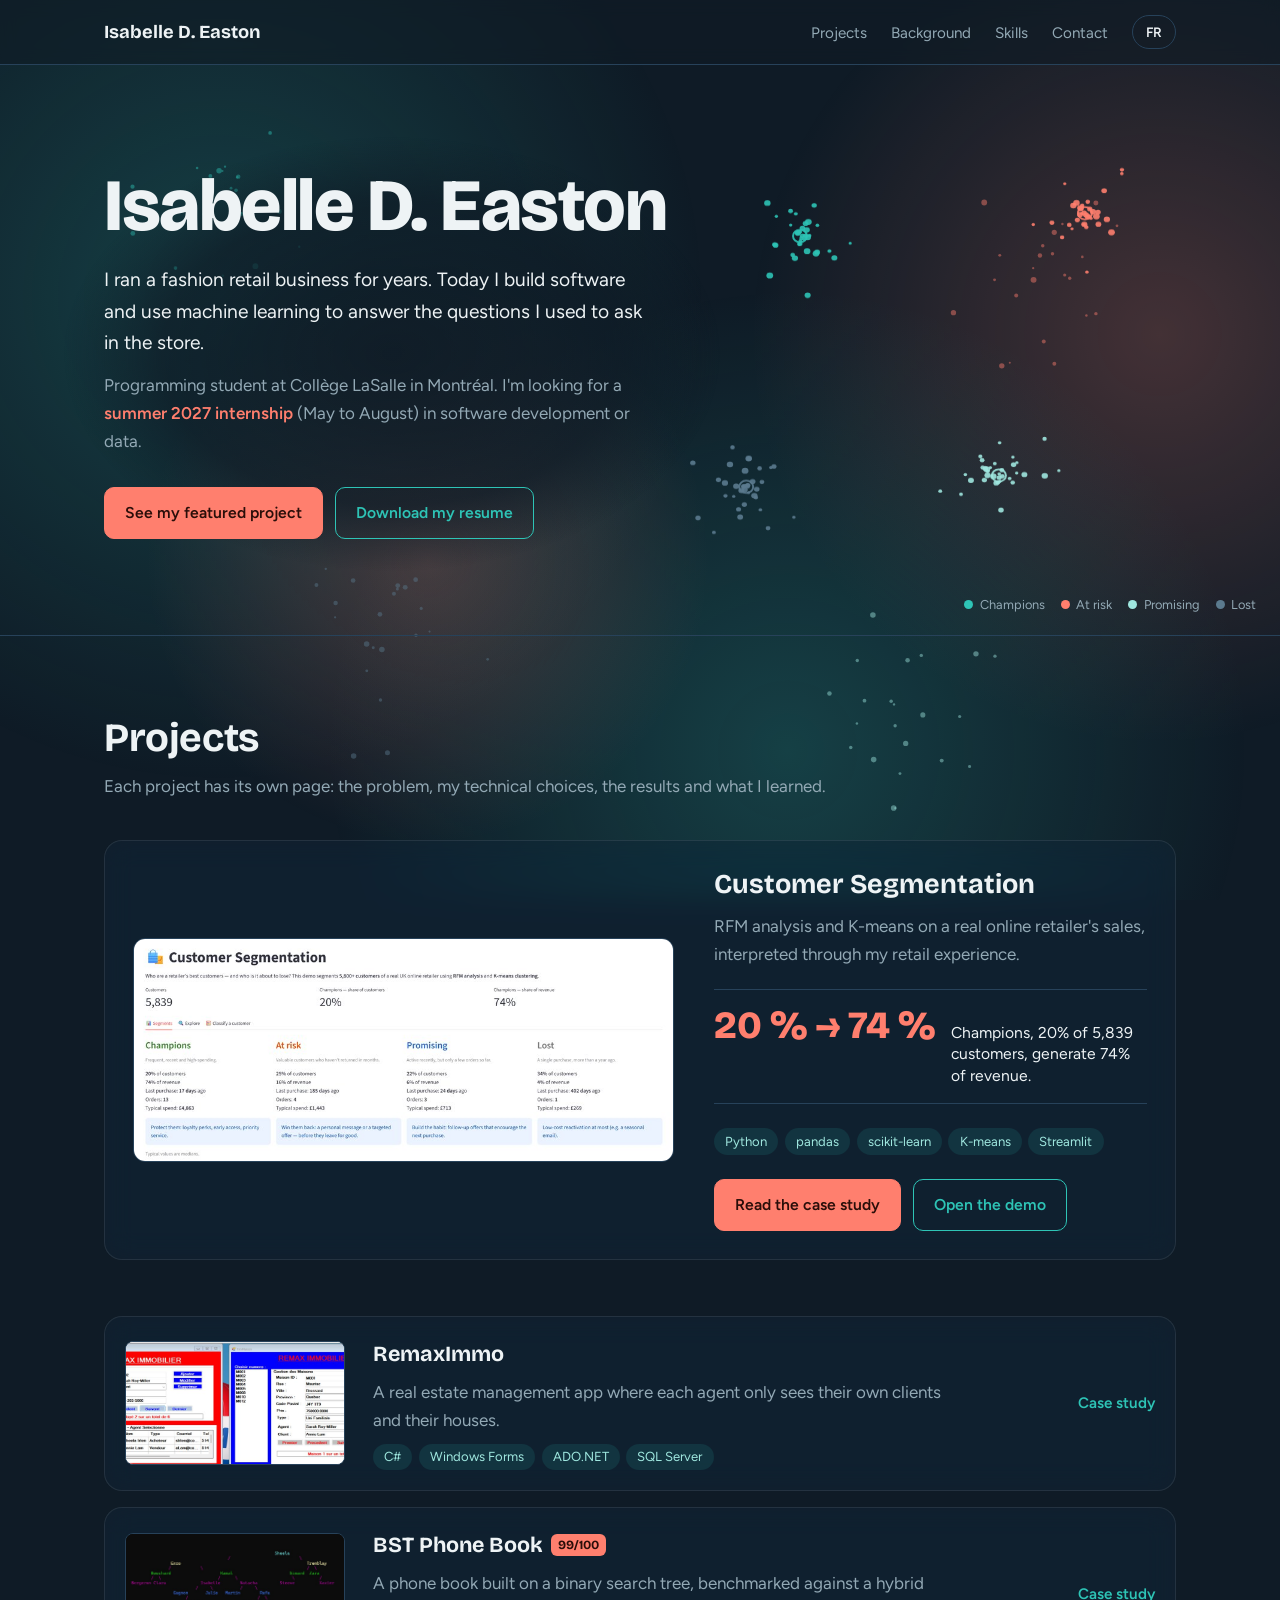
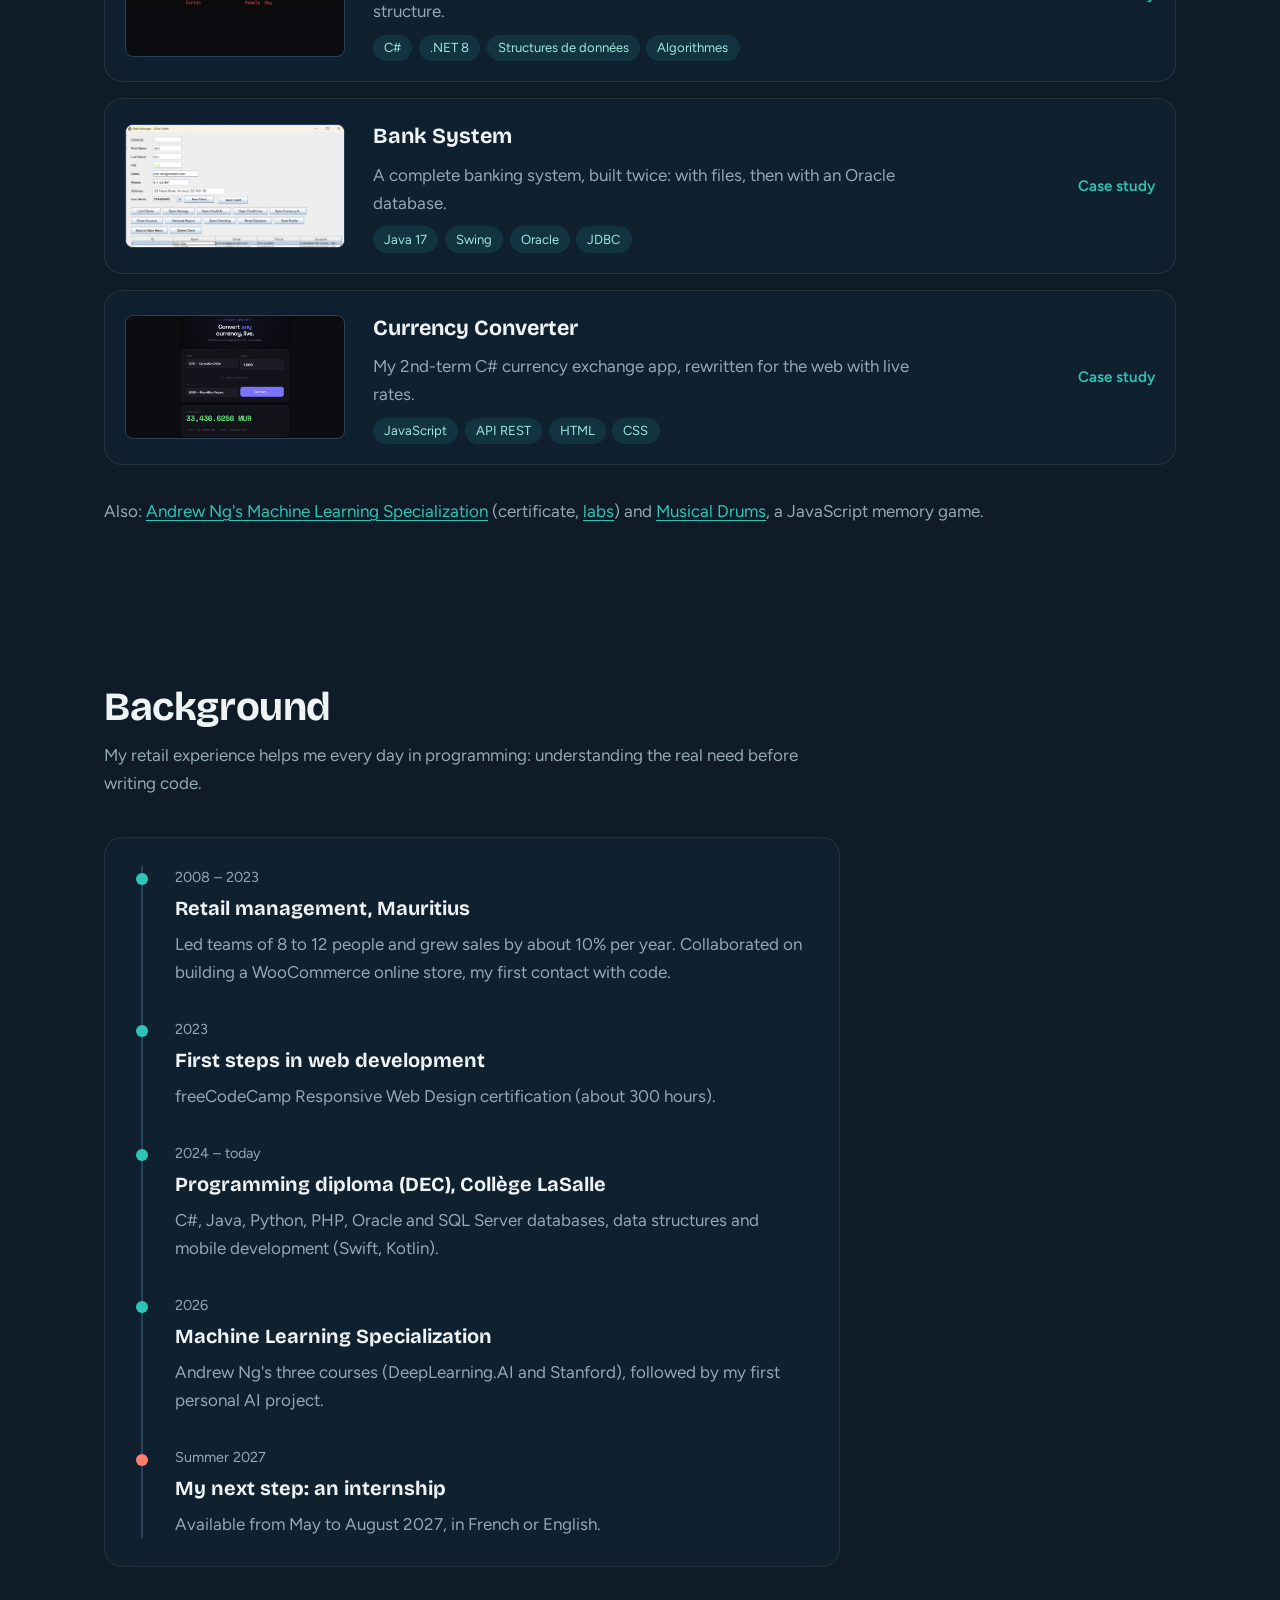
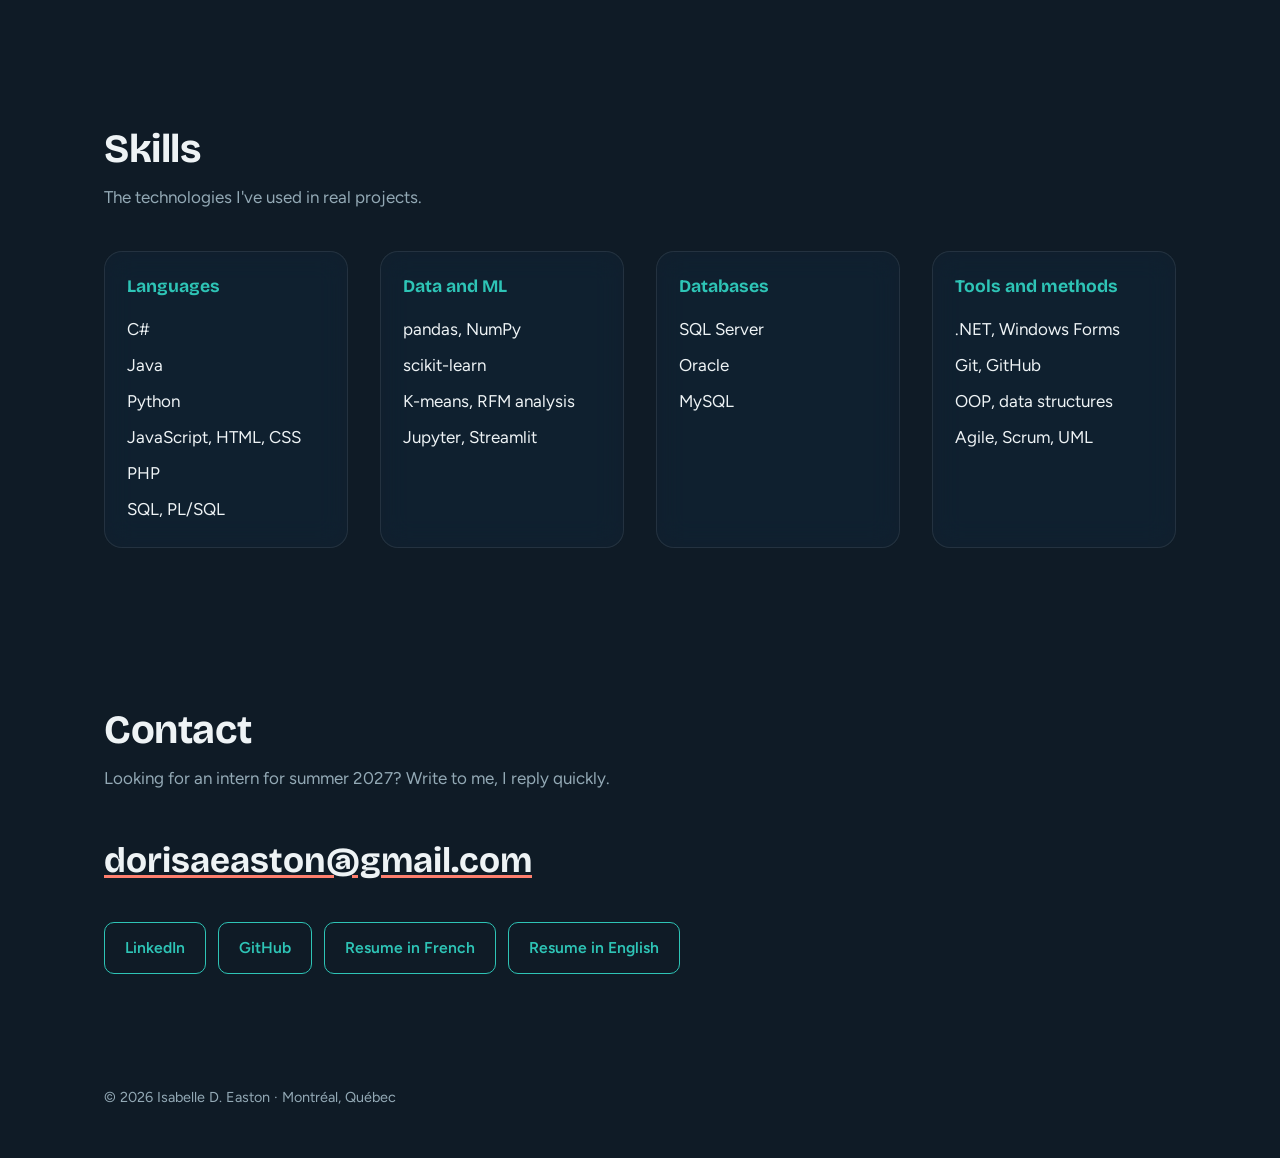
<file: index.html>
<!doctype html>
<html lang="fr" data-lang="fr" data-title-fr="Isabelle D. Easton · Développeuse logiciel" data-title-en="Isabelle D. Easton · Software developer">
<head>
<meta charset="utf-8">
<meta name="viewport" content="width=device-width, initial-scale=1">
<title>Isabelle D. Easton · Développeuse logiciel</title>
<meta name="description" content="Portfolio d'Isabelle D. Easton, développeuse logiciel en formation à Montréal. Stage recherché à l'été 2027.">
<meta property="og:title" content="Isabelle D. Easton · Développeuse logiciel">
<meta property="og:description" content="Portfolio d'Isabelle D. Easton, développeuse logiciel en formation à Montréal. Stage recherché à l'été 2027.">
<meta name="theme-color" content="#0F1B26">
<link rel="preconnect" href="https://fonts.googleapis.com"><link rel="preconnect" href="https://fonts.gstatic.com" crossorigin><link href="https://fonts.googleapis.com/css2?family=Bricolage+Grotesque:opsz,wght@12..96,600;12..96,700;12..96,800&family=Figtree:wght@400;500;600;700&display=swap" rel="stylesheet">
<link rel="stylesheet" href="styles.css">
</head>
<body>
<canvas id="bg" aria-hidden="true"></canvas>
<a class="skip" href="#main"><span lang="fr">Aller au contenu</span><span lang="en">Skip to content</span></a>
<nav class="site-nav" aria-label="Navigation">
  <div class="wrap">
    <a class="brand" href="index.html">Isabelle D. Easton</a>
    <ul class="nav-links">
      <li><a href="index.html#projets"><span lang="fr">Projets</span><span lang="en">Projects</span></a></li>
      <li><a href="index.html#parcours"><span lang="fr">Parcours</span><span lang="en">Background</span></a></li>
      <li><a href="index.html#competences"><span lang="fr">Compétences</span><span lang="en">Skills</span></a></li>
      <li><a href="index.html#contact">Contact</a></li>
    </ul>
    <button class="lang-toggle" type="button">EN</button>
  </div>
</nav>
<main id="main">

<header class="hero">
  <canvas id="clusters" aria-hidden="true"></canvas>
  <div class="wrap">
    <div class="hero-text">
      <h1>Isabelle D. Easton</h1>
      <p lang="fr" class="lede">J'ai géré un commerce de mode pendant des années. Aujourd'hui, je développe des logiciels et j'utilise l'apprentissage automatique pour répondre aux questions que je me posais en boutique.</p><p lang="en" class="lede">I ran a fashion retail business for years. Today I build software and use machine learning to answer the questions I used to ask in the store.</p>
      <p lang="fr" class="ask">Étudiante en programmation au Collège LaSalle, à Montréal. Je cherche un <strong>stage à l'été 2027</strong> (mai à août) en développement logiciel ou en données.</p><p lang="en" class="ask">Programming student at Collège LaSalle in Montréal. I'm looking for a <strong>summer 2027 internship</strong> (May to August) in software development or data.</p>
      <div class="actions">
        <a class="btn btn-primary" href="projects/segmentation.html"><span lang="fr">Voir mon projet vedette</span><span lang="en">See my featured project</span></a>
        <a class="btn" href="cv/CV_IsabelleEaston_FR.pdf" lang="fr" download>Télécharger mon CV</a>
        <a class="btn" href="cv/Resume_IsabelleEaston_EN.pdf" lang="en" download>Download my resume</a>
      </div>
    </div>
  </div>
  <div class="legend" aria-hidden="true">
    <span><i style="background:#2EC4B6"></i>Champions</span>
    <span><i style="background:#FF7F6E"></i><span lang="fr">À risque</span><span lang="en">At risk</span></span>
    <span><i style="background:#9FE7DF"></i><span lang="fr">Prometteurs</span><span lang="en">Promising</span></span>
    <span><i style="background:#5B7A8E"></i><span lang="fr">Perdus</span><span lang="en">Lost</span></span>
  </div>
</header>

<section class="block" id="projets">
  <div class="wrap">
    <h2><span lang="fr">Projets</span><span lang="en">Projects</span></h2>
    <p lang="fr" class="intro">Chaque projet a sa page : le problème, mes choix techniques, les résultats et ce que j'en ai appris.</p><p lang="en" class="intro">Each project has its own page: the problem, my technical choices, the results and what I learned.</p>
    <div class="featured">
      <a class="shot" href="projects/segmentation.html"><img src="img/segmentation.jpg" alt="Customer segmentation demo / Démo de la segmentation de clientèle"></a>
      <div>
        <h3><span lang="fr">Segmentation de clientèle</span><span lang="en">Customer Segmentation</span></h3>
        <p lang="fr">Analyse RFM et K-means sur les ventes réelles d'un détaillant en ligne, interprétées avec mon expérience du commerce de détail.</p><p lang="en">RFM analysis and K-means on a real online retailer's sales, interpreted through my retail experience.</p>
        <div class="stat"><b>20 % → 74 %</b><span lang="fr"><span>Les Champions, 20 % des 5 839 clients, génèrent 74 % des revenus.</span></span><span lang="en"><span>Champions, 20% of 5,839 customers, generate 74% of revenue.</span></span></div>
        <ul class="tags"><li>Python</li><li>pandas</li><li>scikit-learn</li><li>K-means</li><li>Streamlit</li></ul>
        <div class="actions">
          <a class="btn btn-primary" href="projects/segmentation.html"><span lang="fr">Lire l'étude de cas</span><span lang="en">Read the case study</span></a>
          <a class="btn" href="https://isadora-customer-segmentation.streamlit.app" target="_blank" rel="noopener"><span lang="fr">Voir la démo</span><span lang="en">Open the demo</span></a>
        </div>
      </div>
    </div>
    <ul class="project-list" style="margin-top:3.5rem"><li class="project-row"><a href="projects/remax.html">
      <div class="thumb"><img src="img/remax.jpg" alt="" loading="lazy"></div>
      <div><h3><span lang="fr">RemaxImmo</span><span lang="en">RemaxImmo</span></h3><p lang="fr">Une application de gestion immobilière où chaque agent ne voit que ses propres clients et leurs maisons.</p><p lang="en">A real estate management app where each agent only sees their own clients and their houses.</p><ul class="tags"><li>C#</li><li>Windows Forms</li><li>ADO.NET</li><li>SQL Server</li></ul></div>
      <span class="go"><span lang="fr">Étude de cas</span><span lang="en">Case study</span></span></a></li><li class="project-row"><a href="projects/bst.html">
      <div class="thumb dark"><img src="img/bst.jpg" alt="" loading="lazy"></div>
      <div><h3><span lang="fr">Annuaire BST</span><span lang="en">BST Phone Book</span><span class="badge">99/100</span></h3><p lang="fr">Un annuaire téléphonique bâti sur un arbre binaire de recherche, comparé à une structure hybride.</p><p lang="en">A phone book built on a binary search tree, benchmarked against a hybrid structure.</p><ul class="tags"><li>C#</li><li>.NET 8</li><li>Structures de données</li><li>Algorithmes</li></ul></div>
      <span class="go"><span lang="fr">Étude de cas</span><span lang="en">Case study</span></span></a></li><li class="project-row"><a href="projects/bank.html">
      <div class="thumb"><img src="img/bank.jpg" alt="" loading="lazy"></div>
      <div><h3><span lang="fr">Système bancaire</span><span lang="en">Bank System</span></h3><p lang="fr">Un système bancaire complet, construit deux fois : avec des fichiers, puis avec une base Oracle.</p><p lang="en">A complete banking system, built twice: with files, then with an Oracle database.</p><ul class="tags"><li>Java 17</li><li>Swing</li><li>Oracle</li><li>JDBC</li></ul></div>
      <span class="go"><span lang="fr">Étude de cas</span><span lang="en">Case study</span></span></a></li><li class="project-row"><a href="projects/converter.html">
      <div class="thumb dark"><img src="img/converter.jpg" alt="" loading="lazy"></div>
      <div><h3><span lang="fr">Convertisseur de devises</span><span lang="en">Currency Converter</span></h3><p lang="fr">Mon bureau de change en C# de 2e session, réécrit pour le web avec des taux en temps réel.</p><p lang="en">My 2nd-term C# currency exchange app, rewritten for the web with live rates.</p><ul class="tags"><li>JavaScript</li><li>API REST</li><li>HTML</li><li>CSS</li></ul></div>
      <span class="go"><span lang="fr">Étude de cas</span><span lang="en">Case study</span></span></a></li></ul>
    <p lang="fr" class="also">Aussi : la <a href='https://coursera.org/verify/specialization/VX1HIUTYGSIW' target='_blank' rel='noopener'>spécialisation Machine Learning d'Andrew Ng</a> (certificat, <a href='https://github.com/IsadoraEaston/Machine_Learning_Specialization' target='_blank' rel='noopener'>travaux pratiques</a>) et <a href='https://github.com/IsadoraEaston/Musical-Drums' target='_blank' rel='noopener'>Musical Drums</a>, un jeu de mémoire en JavaScript.</p><p lang="en" class="also">Also: <a href='https://coursera.org/verify/specialization/VX1HIUTYGSIW' target='_blank' rel='noopener'>Andrew Ng's Machine Learning Specialization</a> (certificate, <a href='https://github.com/IsadoraEaston/Machine_Learning_Specialization' target='_blank' rel='noopener'>labs</a>) and <a href='https://github.com/IsadoraEaston/Musical-Drums' target='_blank' rel='noopener'>Musical Drums</a>, a JavaScript memory game.</p>
  </div>
</section>

<section class="block" id="parcours">
  <div class="wrap">
    <h2><span lang="fr">Parcours</span><span lang="en">Background</span></h2>
    <p lang="fr" class="intro">Mon expérience en commerce me sert tous les jours en programmation : comprendre le besoin réel avant de coder.</p><p lang="en" class="intro">My retail experience helps me every day in programming: understanding the real need before writing code.</p>
    <ol class="timeline">
      <li><div class="when">2008 – 2023</div><h3><span lang="fr">Gestion en commerce de détail, Maurice</span><span lang="en">Retail management, Mauritius</span></h3>
        <p lang="fr">Direction d'équipes de 8 à 12 personnes et croissance des ventes d'environ 10 % par année. Collaboration au développement d'une boutique en ligne WooCommerce, mon premier contact avec le code.</p><p lang="en">Led teams of 8 to 12 people and grew sales by about 10% per year. Collaborated on building a WooCommerce online store, my first contact with code.</p></li>
      <li><div class="when">2023</div><h3><span lang="fr">Premiers pas en développement web</span><span lang="en">First steps in web development</span></h3>
        <p lang="fr">Certification Responsive Web Design de freeCodeCamp (environ 300 heures).</p><p lang="en">freeCodeCamp Responsive Web Design certification (about 300 hours).</p></li>
      <li><div class="when"><span lang="fr">2024 – aujourd'hui</span><span lang="en">2024 – today</span></div><h3><span lang="fr">DEC en programmation, Collège LaSalle</span><span lang="en">Programming diploma (DEC), Collège LaSalle</span></h3>
        <p lang="fr">C#, Java, Python, PHP, bases de données Oracle et SQL Server, structures de données et développement mobile (Swift, Kotlin).</p><p lang="en">C#, Java, Python, PHP, Oracle and SQL Server databases, data structures and mobile development (Swift, Kotlin).</p></li>
      <li><div class="when">2026</div><h3><span lang="fr">Spécialisation Machine Learning</span><span lang="en">Machine Learning Specialization</span></h3>
        <p lang="fr">Les trois cours d'Andrew Ng (DeepLearning.AI et Stanford), puis mon premier projet IA personnel.</p><p lang="en">Andrew Ng's three courses (DeepLearning.AI and Stanford), followed by my first personal AI project.</p></li>
      <li class="now"><div class="when"><span lang="fr">Été 2027</span><span lang="en">Summer 2027</span></div><h3><span lang="fr">Mon prochain pas : un stage</span><span lang="en">My next step: an internship</span></h3>
        <p lang="fr">Disponible de mai à août 2027, en français ou en anglais.</p><p lang="en">Available from May to August 2027, in French or English.</p></li>
    </ol>
  </div>
</section>

<section class="block" id="competences">
  <div class="wrap">
    <h2><span lang="fr">Compétences</span><span lang="en">Skills</span></h2>
    <p lang="fr" class="intro">Les technologies que j'ai utilisées dans des projets concrets.</p><p lang="en" class="intro">The technologies I've used in real projects.</p>
    <div class="skills">
      <div><h3><span lang="fr">Langages</span><span lang="en">Languages</span></h3><ul><li>C#</li><li>Java</li><li>Python</li><li>JavaScript, HTML, CSS</li><li>PHP</li><li>SQL, PL/SQL</li></ul></div>
      <div><h3><span lang="fr">Données et ML</span><span lang="en">Data and ML</span></h3><ul><li>pandas, NumPy</li><li>scikit-learn</li><li>K-means, <span lang="fr">analyse RFM</span><span lang="en">RFM analysis</span></li><li>Jupyter, Streamlit</li></ul></div>
      <div><h3><span lang="fr">Bases de données</span><span lang="en">Databases</span></h3><ul><li>SQL Server</li><li>Oracle</li><li>MySQL</li></ul></div>
      <div><h3><span lang="fr">Outils et méthodes</span><span lang="en">Tools and methods</span></h3><ul><li>.NET, Windows Forms</li><li>Git, GitHub</li><li><span lang="fr">POO, structures de données</span><span lang="en">OOP, data structures</span></li><li>Agile, Scrum, UML</li></ul></div>
    </div>
  </div>
</section>

<section class="block" id="contact">
  <div class="wrap">
    <h2>Contact</h2>
    <p lang="fr" class="intro">Vous cherchez une stagiaire pour l'été 2027 ? Écrivez-moi, je réponds rapidement.</p><p lang="en" class="intro">Looking for an intern for summer 2027? Write to me, I reply quickly.</p>
    <a class="contact-mail" href="mailto:dorisaeaston@gmail.com">dorisaeaston@gmail.com</a>
    <div class="contact-links">
      <a class="btn" href="https://www.linkedin.com/in/isadoraeaston" target="_blank" rel="noopener">LinkedIn</a>
      <a class="btn" href="https://github.com/IsadoraEaston" target="_blank" rel="noopener">GitHub</a>
      <a class="btn" href="cv/CV_IsabelleEaston_FR.pdf" download><span lang="fr">CV en français</span><span lang="en">Resume in French</span></a>
      <a class="btn" href="cv/Resume_IsabelleEaston_EN.pdf" download><span lang="fr">CV en anglais</span><span lang="en">Resume in English</span></a>
    </div>
  </div>
</section>
</main>
<footer>
  <div class="wrap">© <span id="year">2026</span> Isabelle D. Easton · <span lang="fr">Montréal, Québec</span><span lang="en">Montréal, Québec</span></div>
</footer>
<script src="main.js"></script>
</body>
</html>
</file>
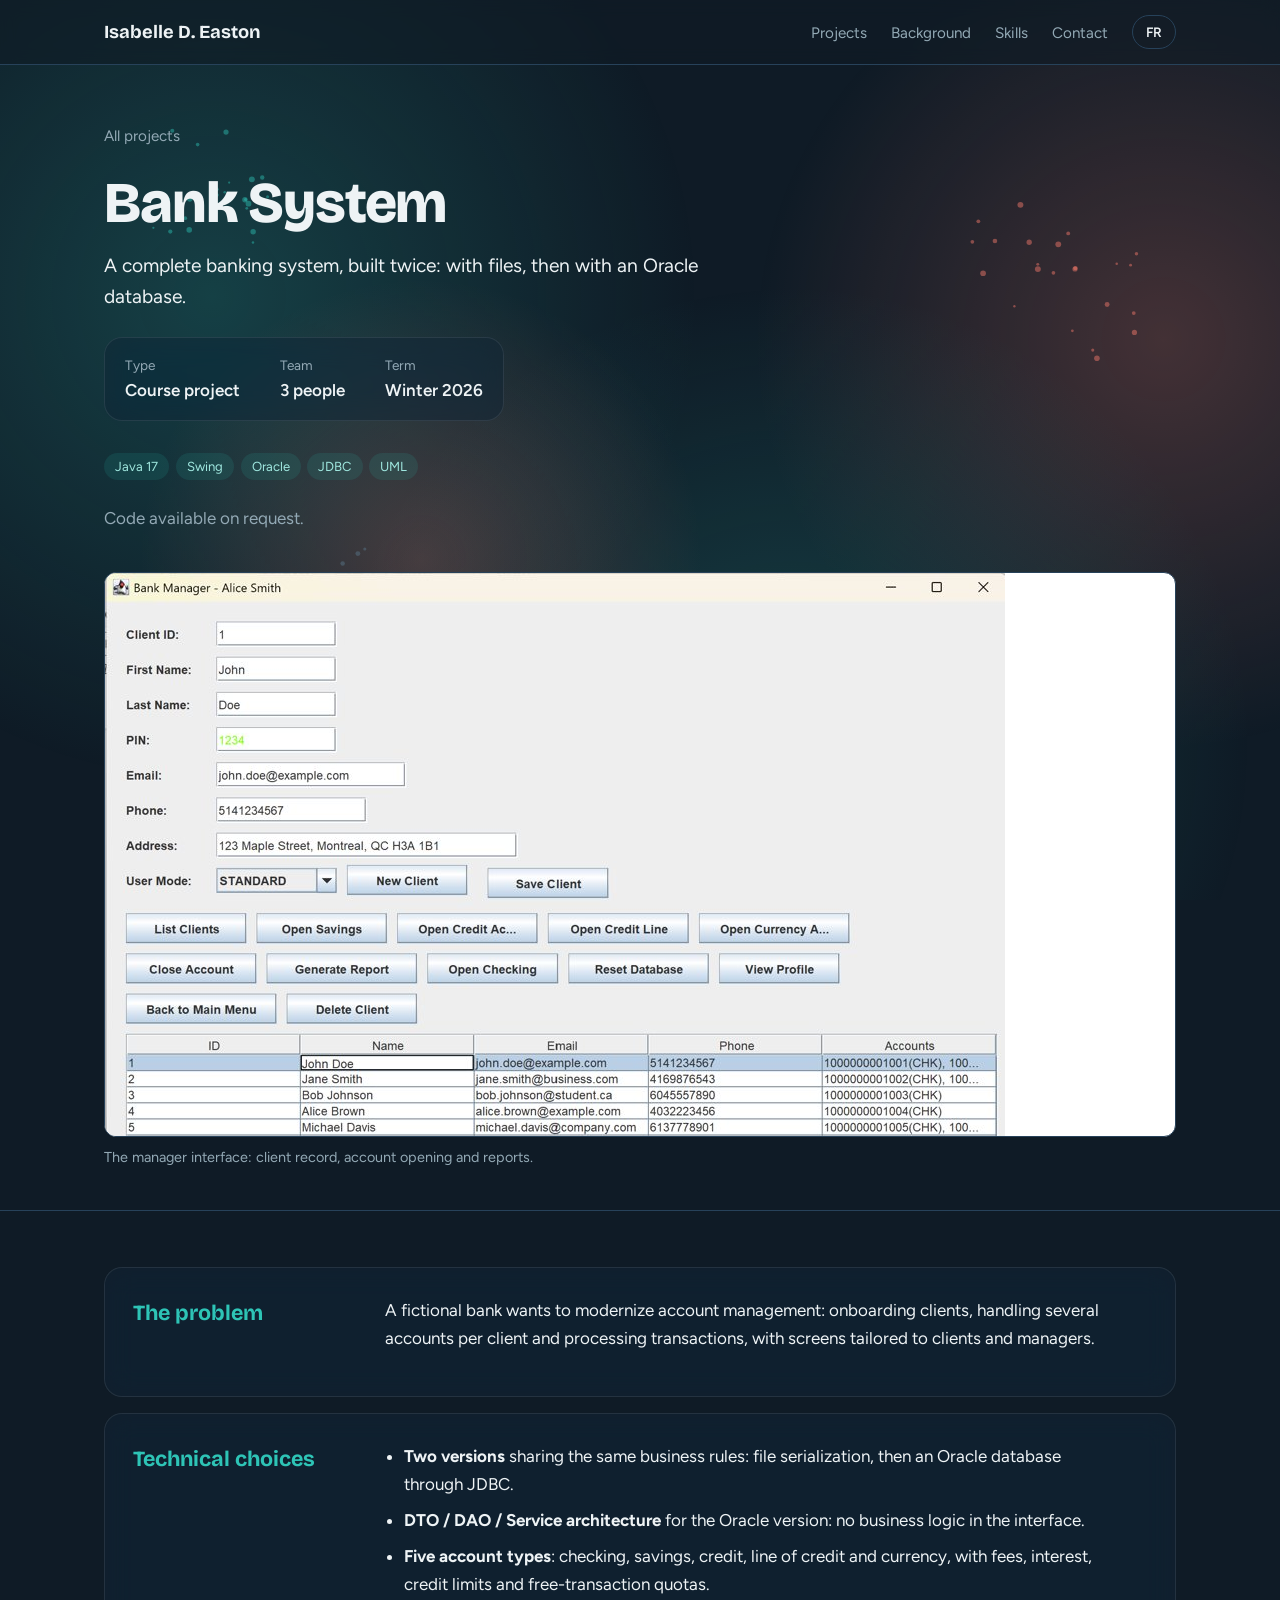
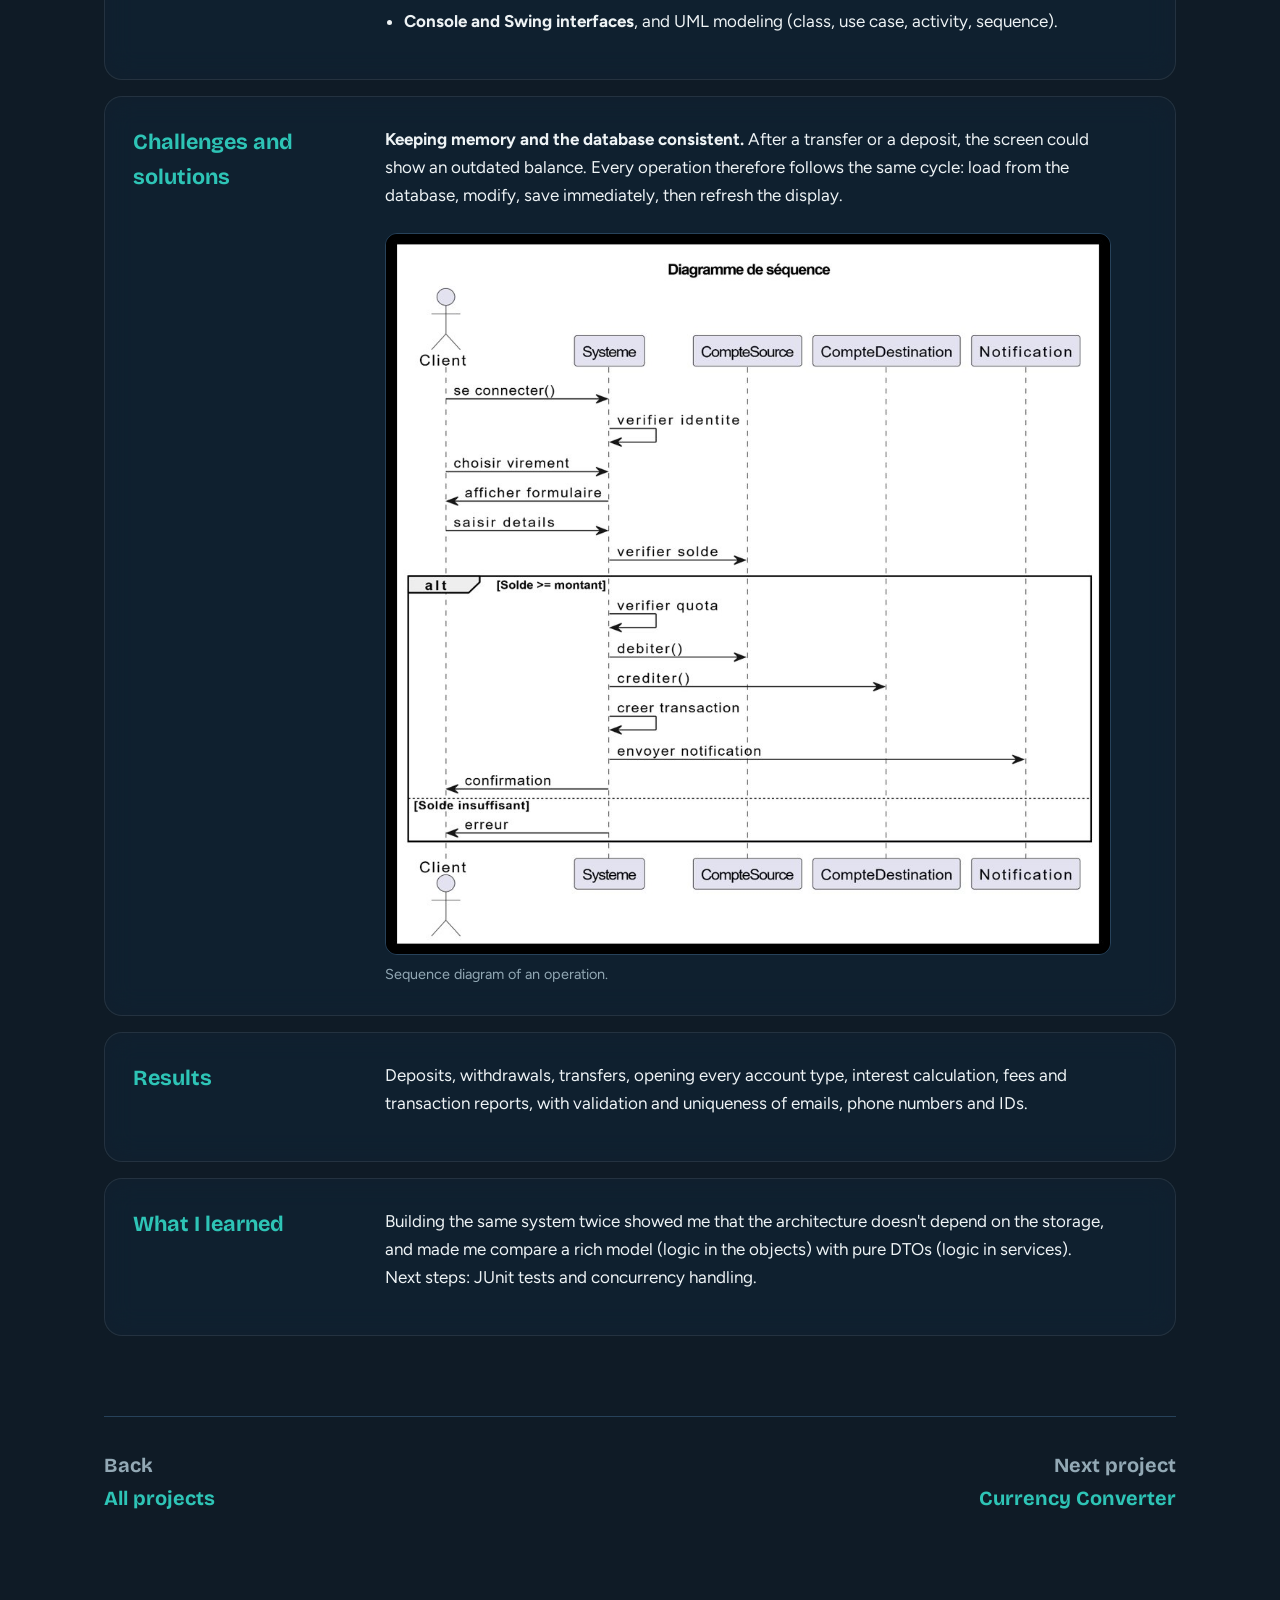
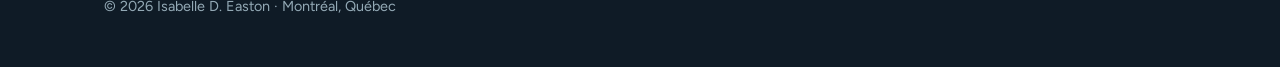
<file: projects/bank.html>
<!doctype html>
<html lang="fr" data-lang="fr" data-title-fr="Système bancaire · Isabelle D. Easton" data-title-en="Bank System · Isabelle D. Easton">
<head>
<meta charset="utf-8">
<meta name="viewport" content="width=device-width, initial-scale=1">
<title>Système bancaire · Isabelle D. Easton</title>
<meta name="description" content="Un système bancaire complet, construit deux fois : avec des fichiers, puis avec une base Oracle.">
<meta property="og:title" content="Système bancaire · Isabelle D. Easton">
<meta property="og:description" content="Un système bancaire complet, construit deux fois : avec des fichiers, puis avec une base Oracle.">
<meta name="theme-color" content="#0F1B26">
<link rel="preconnect" href="https://fonts.googleapis.com"><link rel="preconnect" href="https://fonts.gstatic.com" crossorigin><link href="https://fonts.googleapis.com/css2?family=Bricolage+Grotesque:opsz,wght@12..96,600;12..96,700;12..96,800&family=Figtree:wght@400;500;600;700&display=swap" rel="stylesheet">
<link rel="stylesheet" href="../styles.css">
</head>
<body>
<canvas id="bg" aria-hidden="true"></canvas>
<a class="skip" href="#main"><span lang="fr">Aller au contenu</span><span lang="en">Skip to content</span></a>
<nav class="site-nav" aria-label="Navigation">
  <div class="wrap">
    <a class="brand" href="../index.html">Isabelle D. Easton</a>
    <ul class="nav-links">
      <li><a href="../index.html#projets"><span lang="fr">Projets</span><span lang="en">Projects</span></a></li>
      <li><a href="../index.html#parcours"><span lang="fr">Parcours</span><span lang="en">Background</span></a></li>
      <li><a href="../index.html#competences"><span lang="fr">Compétences</span><span lang="en">Skills</span></a></li>
      <li><a href="../index.html#contact">Contact</a></li>
    </ul>
    <button class="lang-toggle" type="button">EN</button>
  </div>
</nav>
<main id="main">

<header class="case-head">
  <div class="wrap">
    <a class="back" href="../index.html#projets"><span lang="fr">Tous les projets</span><span lang="en">All projects</span></a>
    <h1><span lang="fr">Système bancaire</span><span lang="en">Bank System</span></h1>
    <p lang="fr" class="lede">Un système bancaire complet, construit deux fois : avec des fichiers, puis avec une base Oracle.</p><p lang="en" class="lede">A complete banking system, built twice: with files, then with an Oracle database.</p>
    <dl class="facts"><div><dt><span lang="fr">Type</span><span lang="en">Type</span></dt><dd><span lang="fr">Projet de cours</span><span lang="en">Course project</span></dd></div><div><dt><span lang="fr">Équipe</span><span lang="en">Team</span></dt><dd><span lang="fr">3 personnes</span><span lang="en">3 people</span></dd></div><div><dt><span lang="fr">Session</span><span lang="en">Term</span></dt><dd><span lang="fr">Hiver 2026</span><span lang="en">Winter 2026</span></dd></div></dl>
    <ul class="tags"><li>Java 17</li><li>Swing</li><li>Oracle</li><li>JDBC</li><li>UML</li></ul>
    <div class="actions"><span class="also" style="margin:0"><span lang="fr">Code disponible sur demande.</span><span lang="en">Code available on request.</span></span></div>
    <figure class="case-shot">
      <div class="shot"><img src="../img/bank.jpg" alt="L'interface gestionnaire : fiche client, ouverture de comptes et rapports."></div>
      <figcaption><span lang="fr">L'interface gestionnaire : fiche client, ouverture de comptes et rapports.</span><span lang="en">The manager interface: client record, account opening and reports.</span></figcaption>
    </figure>
  </div>
</header>
<div class="case-body"><div class="wrap"><section><h2><span lang="fr">Le problème</span><span lang="en">The problem</span></h2><div class="content"><div lang="fr"><p>Une banque fictive veut moderniser la gestion de ses comptes : intégrer les clients, gérer plusieurs comptes par client et traiter les opérations, avec des écrans adaptés au client et au gestionnaire.</p></div><div lang="en"><p>A fictional bank wants to modernize account management: onboarding clients, handling several accounts per client and processing transactions, with screens tailored to clients and managers.</p></div></div></section><section><h2><span lang="fr">Choix techniques</span><span lang="en">Technical choices</span></h2><div class="content"><div lang="fr"><ul><li><strong>Deux versions</strong> avec les mêmes règles métier : persistance par sérialisation de fichiers, puis base Oracle via JDBC.</li><li><strong>Architecture DTO / DAO / Service</strong> pour la version Oracle : aucune logique métier dans l'interface.</li><li><strong>Cinq types de comptes</strong> : chèque, épargne, crédit, ligne de crédit et devise, avec frais, intérêts, limites de crédit et quotas de transactions gratuites.</li><li><strong>Interfaces console et Swing</strong>, et modélisation UML (classes, cas d'utilisation, activité, séquence).</li></ul></div><div lang="en"><ul><li><strong>Two versions</strong> sharing the same business rules: file serialization, then an Oracle database through JDBC.</li><li><strong>DTO / DAO / Service architecture</strong> for the Oracle version: no business logic in the interface.</li><li><strong>Five account types</strong>: checking, savings, credit, line of credit and currency, with fees, interest, credit limits and free-transaction quotas.</li><li><strong>Console and Swing interfaces</strong>, and UML modeling (class, use case, activity, sequence).</li></ul></div></div></section><section><h2><span lang="fr">Défis et solutions</span><span lang="en">Challenges and solutions</span></h2><div class="content"><div lang="fr"><p><strong>Garder la mémoire et la base cohérentes.</strong> Après un virement ou un dépôt, l'écran pouvait afficher un solde périmé. Chaque opération suit donc le même cycle : charger depuis la base, modifier, enregistrer immédiatement, puis rafraîchir l'affichage.</p></div><div lang="en"><p><strong>Keeping memory and the database consistent.</strong> After a transfer or a deposit, the screen could show an outdated balance. Every operation therefore follows the same cycle: load from the database, modify, save immediately, then refresh the display.</p></div><figure class="figure-inline"><div class="shot"><img src="../img/bank-sequence.jpg" alt="Diagramme de séquence d'une opération." loading="lazy"></div><figcaption><span lang="fr">Diagramme de séquence d'une opération.</span><span lang="en">Sequence diagram of an operation.</span></figcaption></figure></div></section><section><h2><span lang="fr">Résultats</span><span lang="en">Results</span></h2><div class="content"><div lang="fr"><p>Dépôts, retraits, virements, ouverture de tous les types de comptes, calcul des intérêts, frais et rapports de transactions, avec validation et unicité des courriels, téléphones et identifiants.</p></div><div lang="en"><p>Deposits, withdrawals, transfers, opening every account type, interest calculation, fees and transaction reports, with validation and uniqueness of emails, phone numbers and IDs.</p></div></div></section><section><h2><span lang="fr">Ce que j'ai appris</span><span lang="en">What I learned</span></h2><div class="content"><div lang="fr"><p>Construire le même système deux fois m'a montré que l'architecture ne dépend pas du support de stockage, et m'a fait comparer un modèle riche (la logique dans les objets) à des DTO purs (la logique dans les services). Prochaines étapes : tests JUnit et gestion de la concurrence.</p></div><div lang="en"><p>Building the same system twice showed me that the architecture doesn't depend on the storage, and made me compare a rich model (logic in the objects) with pure DTOs (logic in services). Next steps: JUnit tests and concurrency handling.</p></div></div></section></div></div>
<div class="wrap">
  <nav class="next" aria-label="Projets / Projects">
    <a href="../index.html#projets"><small><span lang="fr">Retour</span><span lang="en">Back</span></small><span><span lang="fr">Tous les projets</span><span lang="en">All projects</span></span></a>
    <a href="converter.html" style="text-align:right"><small><span lang="fr">Projet suivant</span><span lang="en">Next project</span></small><span><span lang="fr">Convertisseur de devises</span><span lang="en">Currency Converter</span></span></a>
  </nav>
</div>
</main>
<footer>
  <div class="wrap">© <span id="year">2026</span> Isabelle D. Easton · <span lang="fr">Montréal, Québec</span><span lang="en">Montréal, Québec</span></div>
</footer>
<script src="../main.js"></script>
</body>
</html>
</file>
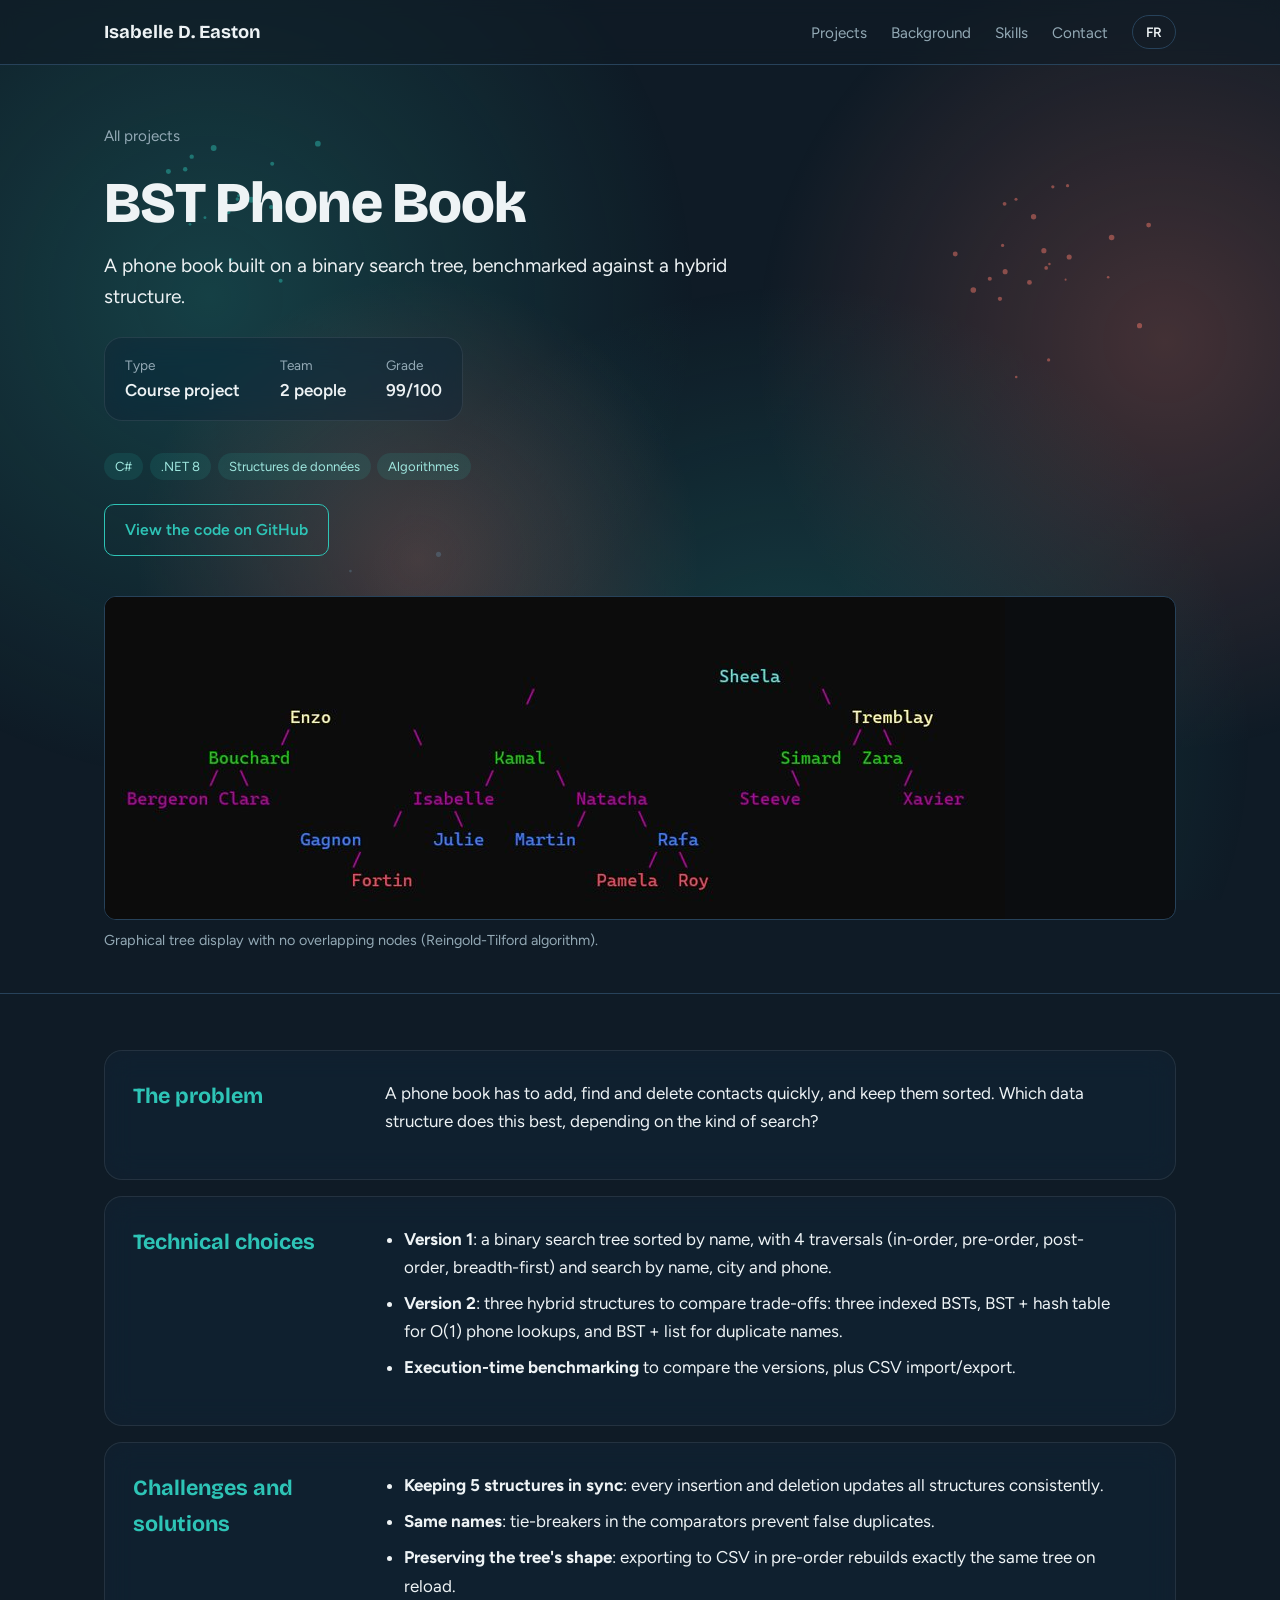
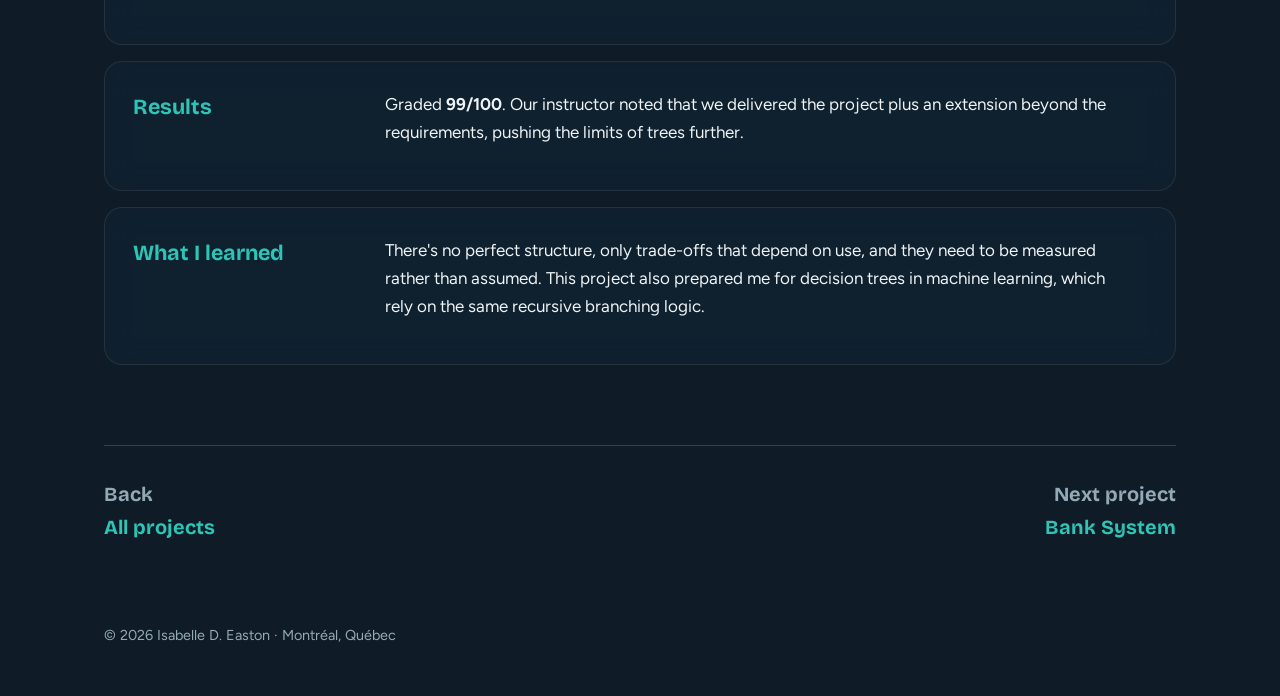
<file: projects/bst.html>
<!doctype html>
<html lang="fr" data-lang="fr" data-title-fr="Annuaire BST · Isabelle D. Easton" data-title-en="BST Phone Book · Isabelle D. Easton">
<head>
<meta charset="utf-8">
<meta name="viewport" content="width=device-width, initial-scale=1">
<title>Annuaire BST · Isabelle D. Easton</title>
<meta name="description" content="Un annuaire téléphonique bâti sur un arbre binaire de recherche, comparé à une structure hybride.">
<meta property="og:title" content="Annuaire BST · Isabelle D. Easton">
<meta property="og:description" content="Un annuaire téléphonique bâti sur un arbre binaire de recherche, comparé à une structure hybride.">
<meta name="theme-color" content="#0F1B26">
<link rel="preconnect" href="https://fonts.googleapis.com"><link rel="preconnect" href="https://fonts.gstatic.com" crossorigin><link href="https://fonts.googleapis.com/css2?family=Bricolage+Grotesque:opsz,wght@12..96,600;12..96,700;12..96,800&family=Figtree:wght@400;500;600;700&display=swap" rel="stylesheet">
<link rel="stylesheet" href="../styles.css">
</head>
<body>
<canvas id="bg" aria-hidden="true"></canvas>
<a class="skip" href="#main"><span lang="fr">Aller au contenu</span><span lang="en">Skip to content</span></a>
<nav class="site-nav" aria-label="Navigation">
  <div class="wrap">
    <a class="brand" href="../index.html">Isabelle D. Easton</a>
    <ul class="nav-links">
      <li><a href="../index.html#projets"><span lang="fr">Projets</span><span lang="en">Projects</span></a></li>
      <li><a href="../index.html#parcours"><span lang="fr">Parcours</span><span lang="en">Background</span></a></li>
      <li><a href="../index.html#competences"><span lang="fr">Compétences</span><span lang="en">Skills</span></a></li>
      <li><a href="../index.html#contact">Contact</a></li>
    </ul>
    <button class="lang-toggle" type="button">EN</button>
  </div>
</nav>
<main id="main">

<header class="case-head">
  <div class="wrap">
    <a class="back" href="../index.html#projets"><span lang="fr">Tous les projets</span><span lang="en">All projects</span></a>
    <h1><span lang="fr">Annuaire BST</span><span lang="en">BST Phone Book</span></h1>
    <p lang="fr" class="lede">Un annuaire téléphonique bâti sur un arbre binaire de recherche, comparé à une structure hybride.</p><p lang="en" class="lede">A phone book built on a binary search tree, benchmarked against a hybrid structure.</p>
    <dl class="facts"><div><dt><span lang="fr">Type</span><span lang="en">Type</span></dt><dd><span lang="fr">Projet de cours</span><span lang="en">Course project</span></dd></div><div><dt><span lang="fr">Équipe</span><span lang="en">Team</span></dt><dd><span lang="fr">2 personnes</span><span lang="en">2 people</span></dd></div><div><dt><span lang="fr">Évaluation</span><span lang="en">Grade</span></dt><dd><span lang="fr">99/100</span><span lang="en">99/100</span></dd></div></dl>
    <ul class="tags"><li>C#</li><li>.NET 8</li><li>Structures de données</li><li>Algorithmes</li></ul>
    <div class="actions"><a class="btn" href="https://github.com/IsadoraEaston/annuaire-bst" target="_blank" rel="noopener"><span lang="fr">Voir le code sur GitHub</span><span lang="en">View the code on GitHub</span></a></div>
    <figure class="case-shot">
      <div class="shot dark"><img src="../img/bst.jpg" alt="Affichage graphique de l'arbre, sans chevauchement des nœuds (algorithme de Reingold-Tilford)."></div>
      <figcaption><span lang="fr">Affichage graphique de l'arbre, sans chevauchement des nœuds (algorithme de Reingold-Tilford).</span><span lang="en">Graphical tree display with no overlapping nodes (Reingold-Tilford algorithm).</span></figcaption>
    </figure>
  </div>
</header>
<div class="case-body"><div class="wrap"><section><h2><span lang="fr">Le problème</span><span lang="en">The problem</span></h2><div class="content"><div lang="fr"><p>Un annuaire doit permettre d'ajouter, de chercher et de supprimer des contacts rapidement, et de les garder triés. Quelle structure de données le fait le mieux, selon le type de recherche ?</p></div><div lang="en"><p>A phone book has to add, find and delete contacts quickly, and keep them sorted. Which data structure does this best, depending on the kind of search?</p></div></div></section><section><h2><span lang="fr">Choix techniques</span><span lang="en">Technical choices</span></h2><div class="content"><div lang="fr"><ul><li><strong>Version 1</strong> : un arbre binaire de recherche trié par nom, avec 4 parcours (infixe, préfixe, postfixe, en largeur) et la recherche par nom, ville et téléphone.</li><li><strong>Version 2</strong> : trois structures hybrides pour comparer les compromis : trois BST indexés, BST + table de hachage pour une recherche par téléphone en O(1), et BST + liste pour les noms en double.</li><li><strong>Mesure des temps d'exécution</strong> pour comparer les versions, et import/export CSV.</li></ul></div><div lang="en"><ul><li><strong>Version 1</strong>: a binary search tree sorted by name, with 4 traversals (in-order, pre-order, post-order, breadth-first) and search by name, city and phone.</li><li><strong>Version 2</strong>: three hybrid structures to compare trade-offs: three indexed BSTs, BST + hash table for O(1) phone lookups, and BST + list for duplicate names.</li><li><strong>Execution-time benchmarking</strong> to compare the versions, plus CSV import/export.</li></ul></div></div></section><section><h2><span lang="fr">Défis et solutions</span><span lang="en">Challenges and solutions</span></h2><div class="content"><div lang="fr"><ul><li><strong>Synchroniser 5 structures</strong> : chaque ajout et chaque suppression met à jour toutes les structures de façon cohérente.</li><li><strong>Des homonymes</strong> : des critères de départage dans les comparateurs évitent les faux doublons.</li><li><strong>Garder la forme de l'arbre</strong> : l'export CSV en ordre préfixe reconstruit exactement le même arbre au rechargement.</li></ul></div><div lang="en"><ul><li><strong>Keeping 5 structures in sync</strong>: every insertion and deletion updates all structures consistently.</li><li><strong>Same names</strong>: tie-breakers in the comparators prevent false duplicates.</li><li><strong>Preserving the tree's shape</strong>: exporting to CSV in pre-order rebuilds exactly the same tree on reload.</li></ul></div></div></section><section><h2><span lang="fr">Résultats</span><span lang="en">Results</span></h2><div class="content"><div lang="fr"><p>Évalué <strong>99/100</strong>. Notre enseignant a souligné que nous avions livré le projet et une extension au-delà des exigences, en poussant plus loin les limites des arbres.</p></div><div lang="en"><p>Graded <strong>99/100</strong>. Our instructor noted that we delivered the project plus an extension beyond the requirements, pushing the limits of trees further.</p></div></div></section><section><h2><span lang="fr">Ce que j'ai appris</span><span lang="en">What I learned</span></h2><div class="content"><div lang="fr"><p>Il n'y a pas de structure parfaite, seulement des compromis selon l'usage, et il faut les mesurer plutôt que les supposer. Ce projet m'a aussi préparée aux arbres de décision en apprentissage automatique, qui reposent sur la même logique récursive de branches.</p></div><div lang="en"><p>There's no perfect structure, only trade-offs that depend on use, and they need to be measured rather than assumed. This project also prepared me for decision trees in machine learning, which rely on the same recursive branching logic.</p></div></div></section></div></div>
<div class="wrap">
  <nav class="next" aria-label="Projets / Projects">
    <a href="../index.html#projets"><small><span lang="fr">Retour</span><span lang="en">Back</span></small><span><span lang="fr">Tous les projets</span><span lang="en">All projects</span></span></a>
    <a href="bank.html" style="text-align:right"><small><span lang="fr">Projet suivant</span><span lang="en">Next project</span></small><span><span lang="fr">Système bancaire</span><span lang="en">Bank System</span></span></a>
  </nav>
</div>
</main>
<footer>
  <div class="wrap">© <span id="year">2026</span> Isabelle D. Easton · <span lang="fr">Montréal, Québec</span><span lang="en">Montréal, Québec</span></div>
</footer>
<script src="../main.js"></script>
</body>
</html>
</file>
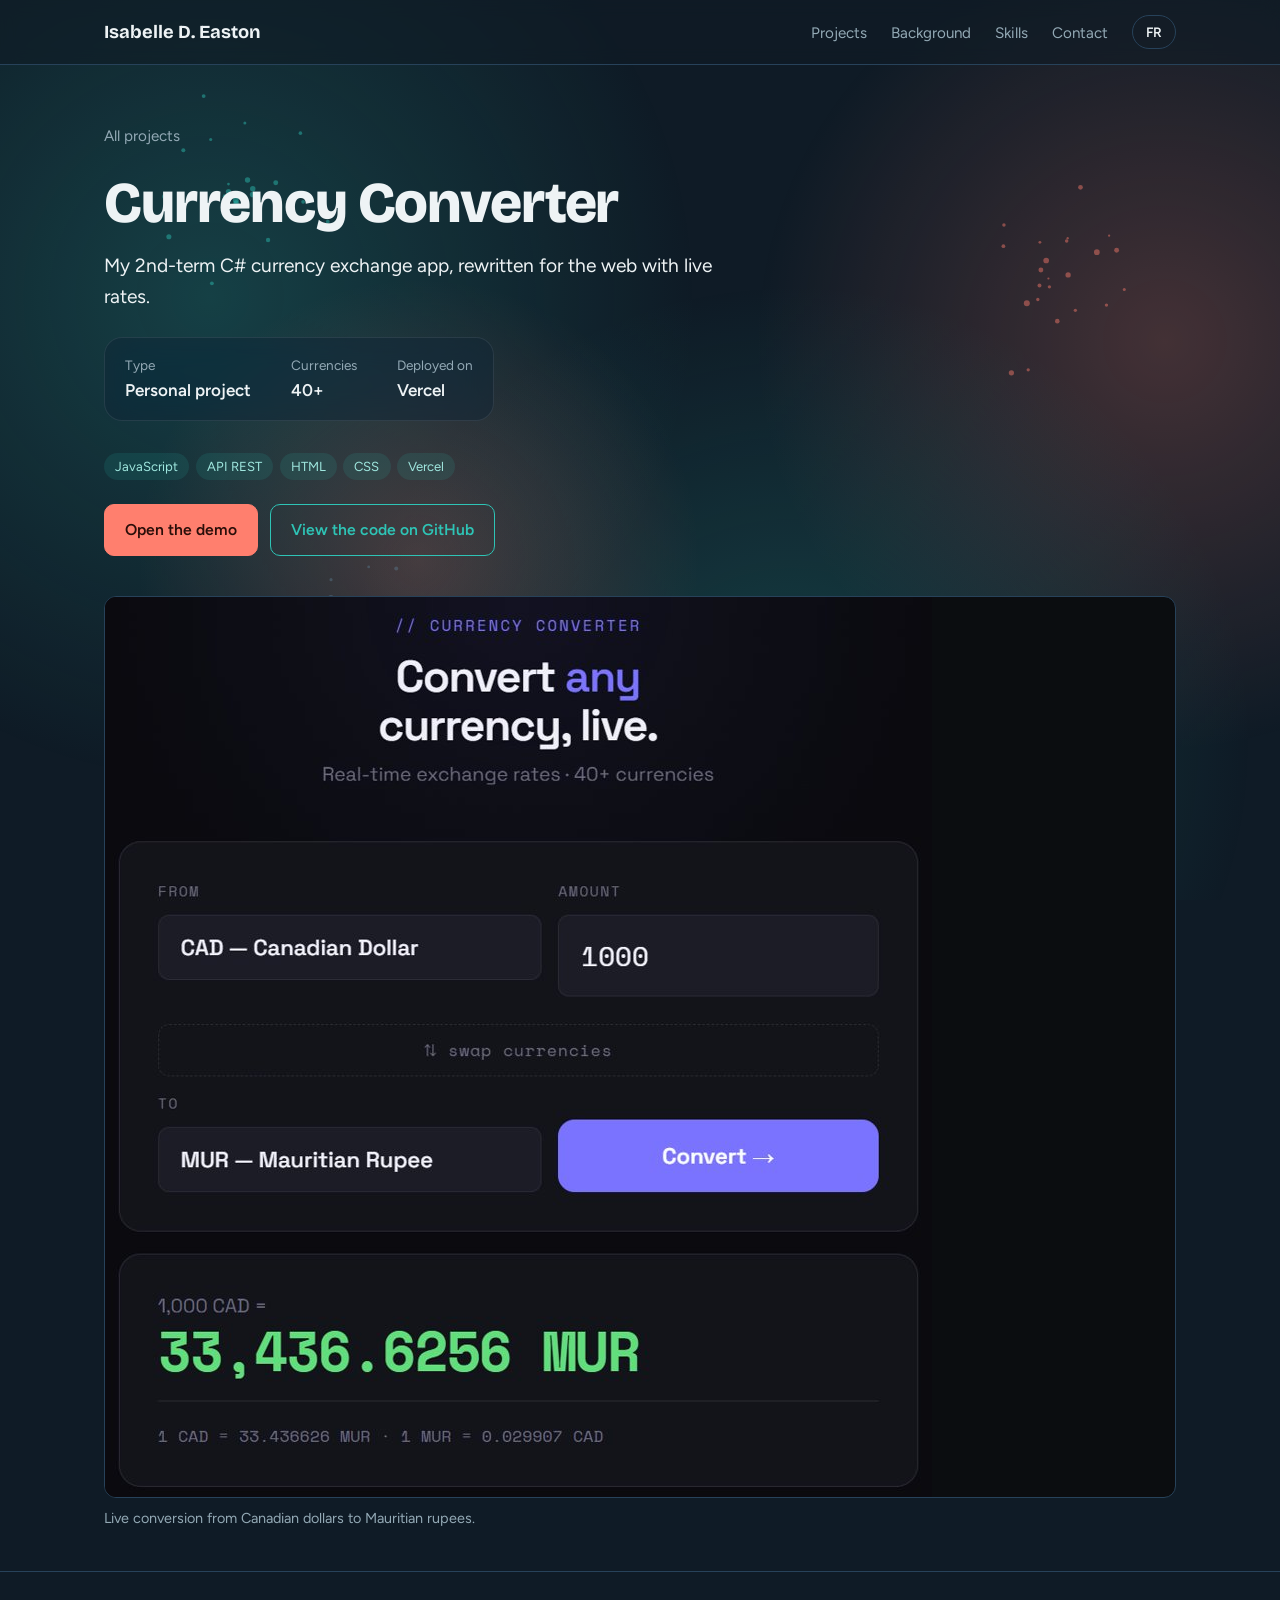
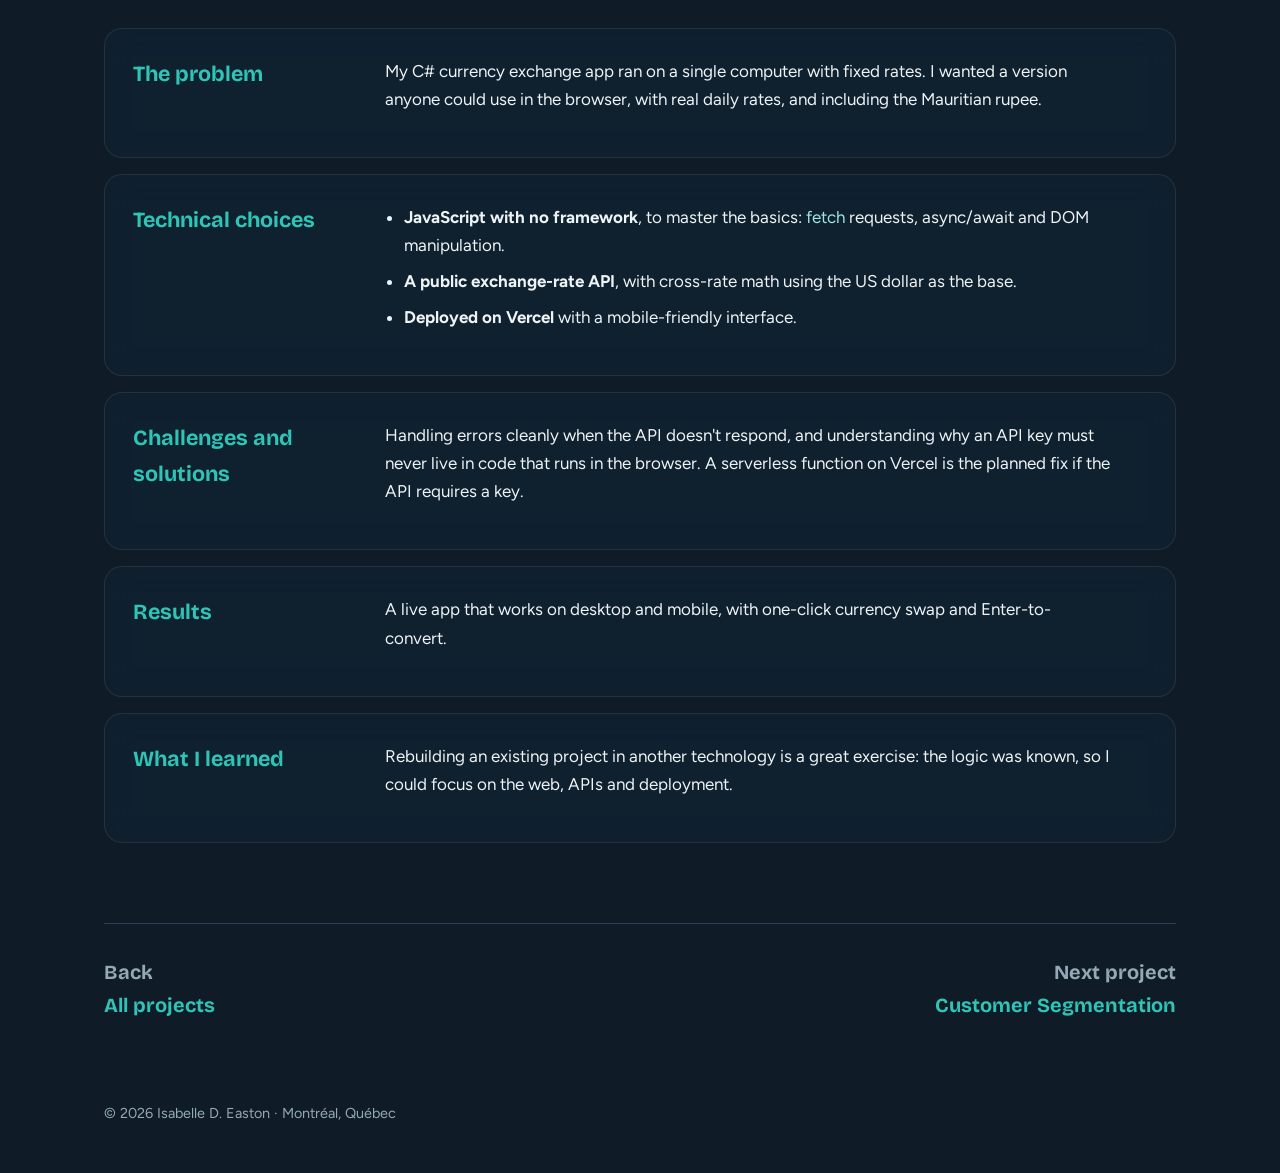
<file: projects/converter.html>
<!doctype html>
<html lang="fr" data-lang="fr" data-title-fr="Convertisseur de devises · Isabelle D. Easton" data-title-en="Currency Converter · Isabelle D. Easton">
<head>
<meta charset="utf-8">
<meta name="viewport" content="width=device-width, initial-scale=1">
<title>Convertisseur de devises · Isabelle D. Easton</title>
<meta name="description" content="Mon bureau de change en C# de 2e session, réécrit pour le web avec des taux en temps réel.">
<meta property="og:title" content="Convertisseur de devises · Isabelle D. Easton">
<meta property="og:description" content="Mon bureau de change en C# de 2e session, réécrit pour le web avec des taux en temps réel.">
<meta name="theme-color" content="#0F1B26">
<link rel="preconnect" href="https://fonts.googleapis.com"><link rel="preconnect" href="https://fonts.gstatic.com" crossorigin><link href="https://fonts.googleapis.com/css2?family=Bricolage+Grotesque:opsz,wght@12..96,600;12..96,700;12..96,800&family=Figtree:wght@400;500;600;700&display=swap" rel="stylesheet">
<link rel="stylesheet" href="../styles.css">
</head>
<body>
<canvas id="bg" aria-hidden="true"></canvas>
<a class="skip" href="#main"><span lang="fr">Aller au contenu</span><span lang="en">Skip to content</span></a>
<nav class="site-nav" aria-label="Navigation">
  <div class="wrap">
    <a class="brand" href="../index.html">Isabelle D. Easton</a>
    <ul class="nav-links">
      <li><a href="../index.html#projets"><span lang="fr">Projets</span><span lang="en">Projects</span></a></li>
      <li><a href="../index.html#parcours"><span lang="fr">Parcours</span><span lang="en">Background</span></a></li>
      <li><a href="../index.html#competences"><span lang="fr">Compétences</span><span lang="en">Skills</span></a></li>
      <li><a href="../index.html#contact">Contact</a></li>
    </ul>
    <button class="lang-toggle" type="button">EN</button>
  </div>
</nav>
<main id="main">

<header class="case-head">
  <div class="wrap">
    <a class="back" href="../index.html#projets"><span lang="fr">Tous les projets</span><span lang="en">All projects</span></a>
    <h1><span lang="fr">Convertisseur de devises</span><span lang="en">Currency Converter</span></h1>
    <p lang="fr" class="lede">Mon bureau de change en C# de 2e session, réécrit pour le web avec des taux en temps réel.</p><p lang="en" class="lede">My 2nd-term C# currency exchange app, rewritten for the web with live rates.</p>
    <dl class="facts"><div><dt><span lang="fr">Type</span><span lang="en">Type</span></dt><dd><span lang="fr">Projet personnel</span><span lang="en">Personal project</span></dd></div><div><dt><span lang="fr">Devises</span><span lang="en">Currencies</span></dt><dd><span lang="fr">Plus de 40</span><span lang="en">40+</span></dd></div><div><dt><span lang="fr">Déployé sur</span><span lang="en">Deployed on</span></dt><dd><span lang="fr">Vercel</span><span lang="en">Vercel</span></dd></div></dl>
    <ul class="tags"><li>JavaScript</li><li>API REST</li><li>HTML</li><li>CSS</li><li>Vercel</li></ul>
    <div class="actions"><a class="btn btn-primary" href="https://currency-converter-three-sigma-84.vercel.app" target="_blank" rel="noopener"><span lang="fr">Voir la démo</span><span lang="en">Open the demo</span></a><a class="btn" href="https://github.com/IsadoraEaston/currency-converter" target="_blank" rel="noopener"><span lang="fr">Voir le code sur GitHub</span><span lang="en">View the code on GitHub</span></a></div>
    <figure class="case-shot">
      <div class="shot dark"><img src="../img/converter.jpg" alt="Conversion en direct du dollar canadien vers la roupie mauricienne."></div>
      <figcaption><span lang="fr">Conversion en direct du dollar canadien vers la roupie mauricienne.</span><span lang="en">Live conversion from Canadian dollars to Mauritian rupees.</span></figcaption>
    </figure>
  </div>
</header>
<div class="case-body"><div class="wrap"><section><h2><span lang="fr">Le problème</span><span lang="en">The problem</span></h2><div class="content"><div lang="fr"><p>Mon bureau de change en C# fonctionnait sur un seul ordinateur, avec des taux fixes. Je voulais une version accessible à tous dans le navigateur, avec les vrais taux du jour, et qui inclue la roupie mauricienne.</p></div><div lang="en"><p>My C# currency exchange app ran on a single computer with fixed rates. I wanted a version anyone could use in the browser, with real daily rates, and including the Mauritian rupee.</p></div></div></section><section><h2><span lang="fr">Choix techniques</span><span lang="en">Technical choices</span></h2><div class="content"><div lang="fr"><ul><li><strong>JavaScript sans framework</strong>, pour maîtriser les bases : requêtes <em>fetch</em>, async/await et manipulation du DOM.</li><li><strong>API publique de taux de change</strong>, avec un calcul croisé qui passe par le dollar américain comme base.</li><li><strong>Déploiement sur Vercel</strong> et interface adaptée au téléphone.</li></ul></div><div lang="en"><ul><li><strong>JavaScript with no framework</strong>, to master the basics: <em>fetch</em> requests, async/await and DOM manipulation.</li><li><strong>A public exchange-rate API</strong>, with cross-rate math using the US dollar as the base.</li><li><strong>Deployed on Vercel</strong> with a mobile-friendly interface.</li></ul></div></div></section><section><h2><span lang="fr">Défis et solutions</span><span lang="en">Challenges and solutions</span></h2><div class="content"><div lang="fr"><p>Gérer les erreurs proprement quand l'API ne répond pas, et comprendre pourquoi une clé d'API ne doit jamais se trouver dans le code exécuté par le navigateur. Une fonction serveur (serverless) sur Vercel est la solution prévue si l'API exige une clé.</p></div><div lang="en"><p>Handling errors cleanly when the API doesn't respond, and understanding why an API key must never live in code that runs in the browser. A serverless function on Vercel is the planned fix if the API requires a key.</p></div></div></section><section><h2><span lang="fr">Résultats</span><span lang="en">Results</span></h2><div class="content"><div lang="fr"><p>Une application en ligne, utilisable sur ordinateur et téléphone, avec inversion des devises en un clic et conversion avec la touche Entrée.</p></div><div lang="en"><p>A live app that works on desktop and mobile, with one-click currency swap and Enter-to-convert.</p></div></div></section><section><h2><span lang="fr">Ce que j'ai appris</span><span lang="en">What I learned</span></h2><div class="content"><div lang="fr"><p>Refaire un projet existant dans une autre technologie est un excellent exercice : la logique était connue, je pouvais me concentrer sur le web, les API et le déploiement.</p></div><div lang="en"><p>Rebuilding an existing project in another technology is a great exercise: the logic was known, so I could focus on the web, APIs and deployment.</p></div></div></section></div></div>
<div class="wrap">
  <nav class="next" aria-label="Projets / Projects">
    <a href="../index.html#projets"><small><span lang="fr">Retour</span><span lang="en">Back</span></small><span><span lang="fr">Tous les projets</span><span lang="en">All projects</span></span></a>
    <a href="segmentation.html" style="text-align:right"><small><span lang="fr">Projet suivant</span><span lang="en">Next project</span></small><span><span lang="fr">Segmentation de clientèle</span><span lang="en">Customer Segmentation</span></span></a>
  </nav>
</div>
</main>
<footer>
  <div class="wrap">© <span id="year">2026</span> Isabelle D. Easton · <span lang="fr">Montréal, Québec</span><span lang="en">Montréal, Québec</span></div>
</footer>
<script src="../main.js"></script>
</body>
</html>
</file>
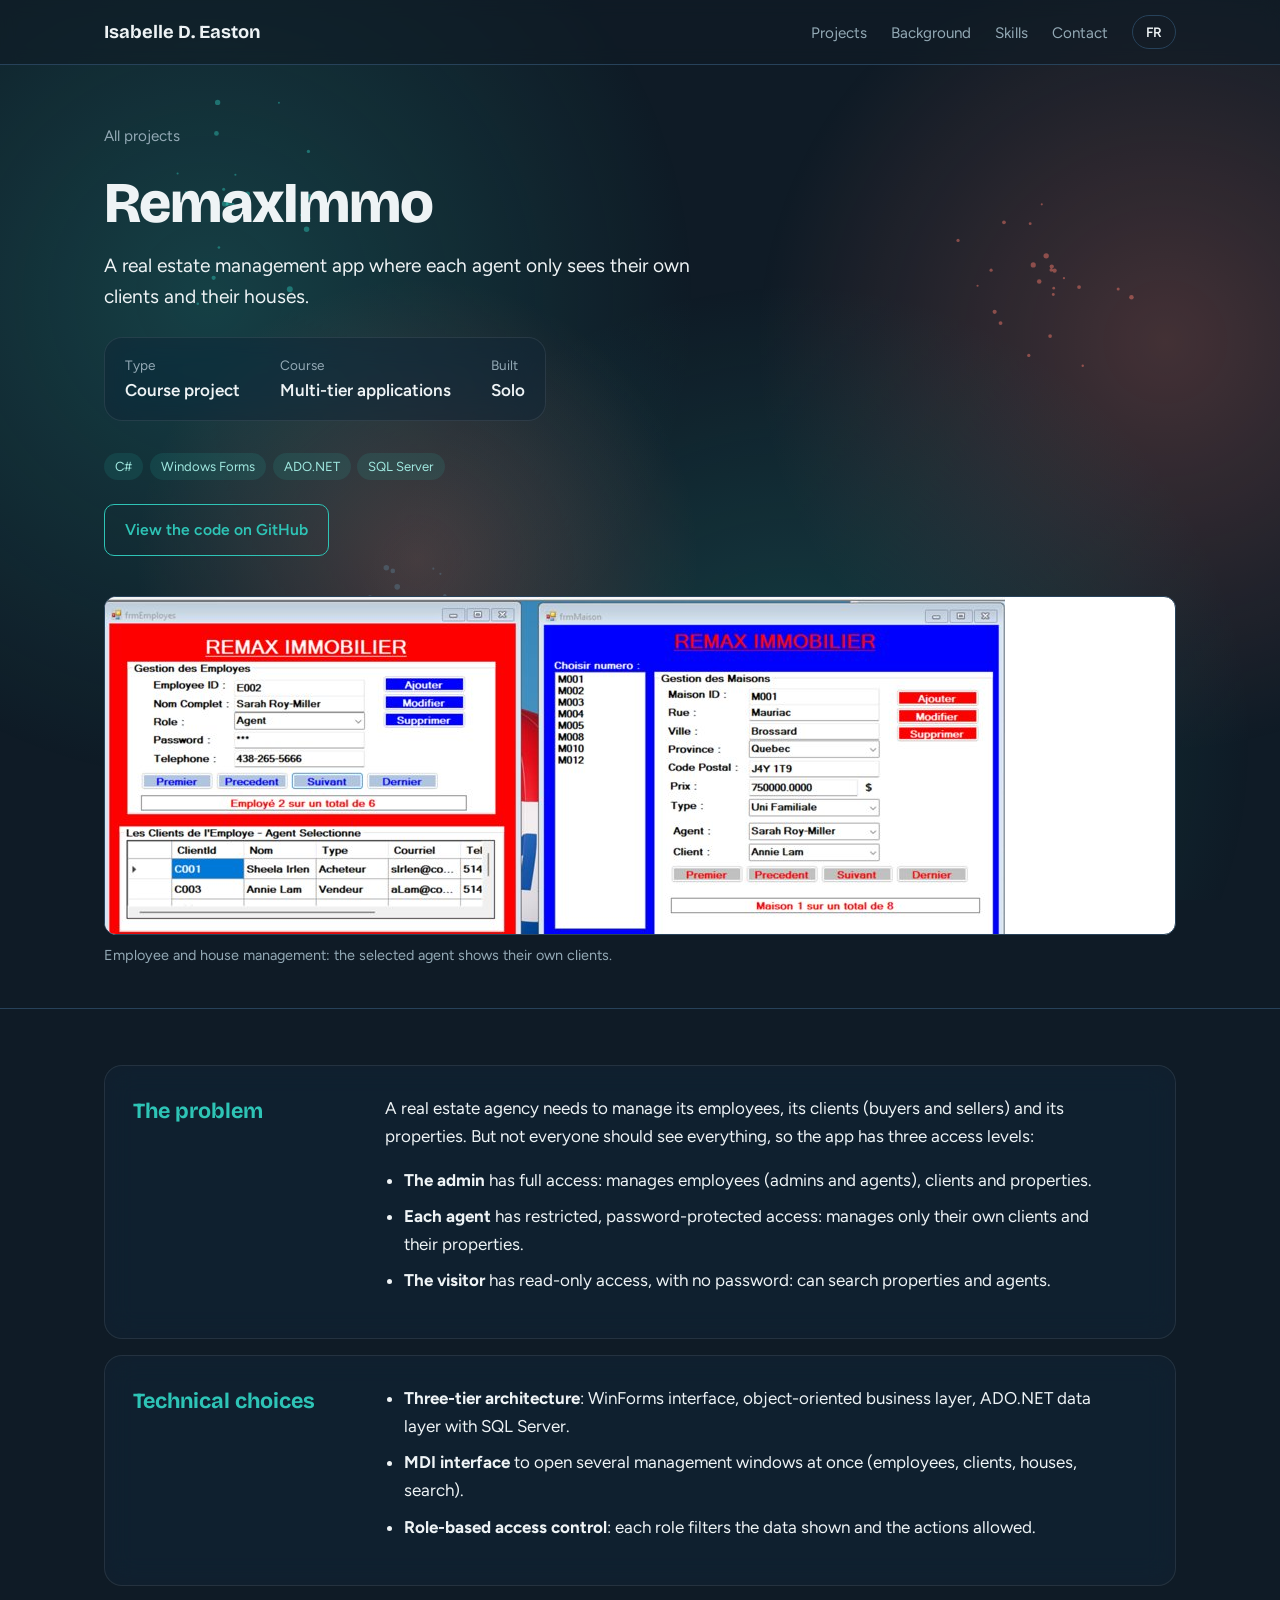
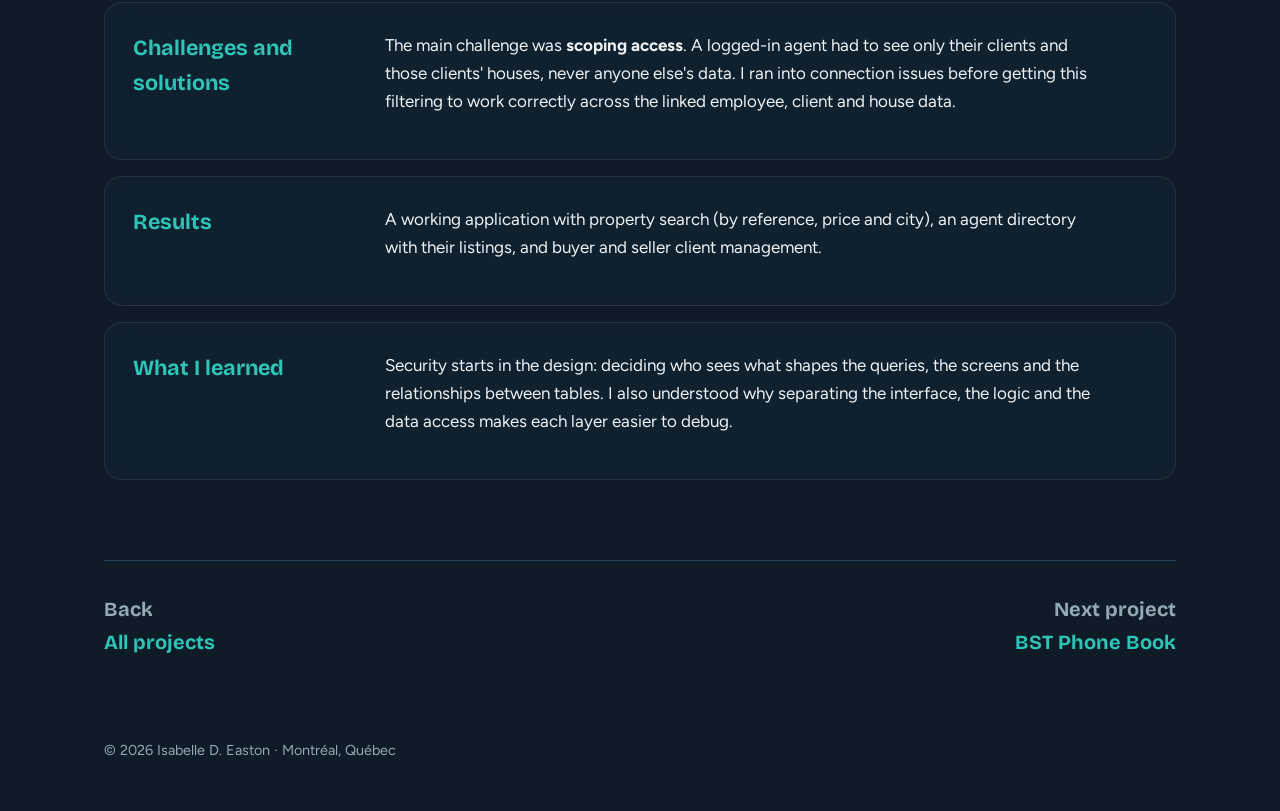
<file: projects/remax.html>
<!doctype html>
<html lang="fr" data-lang="fr" data-title-fr="RemaxImmo · Isabelle D. Easton" data-title-en="RemaxImmo · Isabelle D. Easton">
<head>
<meta charset="utf-8">
<meta name="viewport" content="width=device-width, initial-scale=1">
<title>RemaxImmo · Isabelle D. Easton</title>
<meta name="description" content="Une application de gestion immobilière où chaque agent ne voit que ses propres clients et leurs maisons.">
<meta property="og:title" content="RemaxImmo · Isabelle D. Easton">
<meta property="og:description" content="Une application de gestion immobilière où chaque agent ne voit que ses propres clients et leurs maisons.">
<meta name="theme-color" content="#0F1B26">
<link rel="preconnect" href="https://fonts.googleapis.com"><link rel="preconnect" href="https://fonts.gstatic.com" crossorigin><link href="https://fonts.googleapis.com/css2?family=Bricolage+Grotesque:opsz,wght@12..96,600;12..96,700;12..96,800&family=Figtree:wght@400;500;600;700&display=swap" rel="stylesheet">
<link rel="stylesheet" href="../styles.css">
</head>
<body>
<canvas id="bg" aria-hidden="true"></canvas>
<a class="skip" href="#main"><span lang="fr">Aller au contenu</span><span lang="en">Skip to content</span></a>
<nav class="site-nav" aria-label="Navigation">
  <div class="wrap">
    <a class="brand" href="../index.html">Isabelle D. Easton</a>
    <ul class="nav-links">
      <li><a href="../index.html#projets"><span lang="fr">Projets</span><span lang="en">Projects</span></a></li>
      <li><a href="../index.html#parcours"><span lang="fr">Parcours</span><span lang="en">Background</span></a></li>
      <li><a href="../index.html#competences"><span lang="fr">Compétences</span><span lang="en">Skills</span></a></li>
      <li><a href="../index.html#contact">Contact</a></li>
    </ul>
    <button class="lang-toggle" type="button">EN</button>
  </div>
</nav>
<main id="main">

<header class="case-head">
  <div class="wrap">
    <a class="back" href="../index.html#projets"><span lang="fr">Tous les projets</span><span lang="en">All projects</span></a>
    <h1><span lang="fr">RemaxImmo</span><span lang="en">RemaxImmo</span></h1>
    <p lang="fr" class="lede">Une application de gestion immobilière où chaque agent ne voit que ses propres clients et leurs maisons.</p><p lang="en" class="lede">A real estate management app where each agent only sees their own clients and their houses.</p>
    <dl class="facts"><div><dt><span lang="fr">Type</span><span lang="en">Type</span></dt><dd><span lang="fr">Projet de cours</span><span lang="en">Course project</span></dd></div><div><dt><span lang="fr">Cours</span><span lang="en">Course</span></dt><dd><span lang="fr">Applications multi-tiers</span><span lang="en">Multi-tier applications</span></dd></div><div><dt><span lang="fr">Réalisé</span><span lang="en">Built</span></dt><dd><span lang="fr">Seule</span><span lang="en">Solo</span></dd></div></dl>
    <ul class="tags"><li>C#</li><li>Windows Forms</li><li>ADO.NET</li><li>SQL Server</li></ul>
    <div class="actions"><a class="btn" href="https://github.com/IsadoraEaston/remax-winforms-app" target="_blank" rel="noopener"><span lang="fr">Voir le code sur GitHub</span><span lang="en">View the code on GitHub</span></a></div>
    <figure class="case-shot">
      <div class="shot"><img src="../img/remax.jpg" alt="Gestion des employés et des maisons : l'agent sélectionné affiche ses propres clients."></div>
      <figcaption><span lang="fr">Gestion des employés et des maisons : l'agent sélectionné affiche ses propres clients.</span><span lang="en">Employee and house management: the selected agent shows their own clients.</span></figcaption>
    </figure>
  </div>
</header>
<div class="case-body"><div class="wrap"><section><h2><span lang="fr">Le problème</span><span lang="en">The problem</span></h2><div class="content"><div lang="fr"><p>Une agence immobilière doit gérer ses employés, ses clients (acheteurs et vendeurs) et ses propriétés. Mais tout le monde ne doit pas tout voir. L'application a donc trois niveaux d'accès :</p><ul><li><strong>L'administrateur</strong> a un accès complet : il gère les employés (administrateurs et agents), les clients et les propriétés.</li><li><strong>Chaque agent</strong> a un accès restreint, protégé par mot de passe : il ne gère que ses propres clients et leurs propriétés.</li><li><strong>Le visiteur</strong> est en lecture seule, sans mot de passe : il peut chercher des propriétés et des agents.</li></ul></div><div lang="en"><p>A real estate agency needs to manage its employees, its clients (buyers and sellers) and its properties. But not everyone should see everything, so the app has three access levels:</p><ul><li><strong>The admin</strong> has full access: manages employees (admins and agents), clients and properties.</li><li><strong>Each agent</strong> has restricted, password-protected access: manages only their own clients and their properties.</li><li><strong>The visitor</strong> has read-only access, with no password: can search properties and agents.</li></ul></div></div></section><section><h2><span lang="fr">Choix techniques</span><span lang="en">Technical choices</span></h2><div class="content"><div lang="fr"><ul><li><strong>Architecture à trois couches</strong> : interface WinForms, couche métier orientée objet, couche de données ADO.NET avec SQL Server.</li><li><strong>Interface MDI</strong> pour ouvrir plusieurs fenêtres de gestion à la fois (employés, clients, maisons, recherche).</li><li><strong>Contrôle d'accès par rôle</strong> : chaque rôle filtre les données affichées et les actions permises.</li></ul></div><div lang="en"><ul><li><strong>Three-tier architecture</strong>: WinForms interface, object-oriented business layer, ADO.NET data layer with SQL Server.</li><li><strong>MDI interface</strong> to open several management windows at once (employees, clients, houses, search).</li><li><strong>Role-based access control</strong>: each role filters the data shown and the actions allowed.</li></ul></div></div></section><section><h2><span lang="fr">Défis et solutions</span><span lang="en">Challenges and solutions</span></h2><div class="content"><div lang="fr"><p>Le défi principal a été de <strong>délimiter les accès</strong>. Il fallait qu'un agent connecté ne voie que ses clients et les maisons de ces clients, sans jamais accéder aux données des autres. J'ai eu des problèmes de connexion avant de faire fonctionner ce filtrage correctement, avec les données liées entre employés, clients et maisons.</p></div><div lang="en"><p>The main challenge was <strong>scoping access</strong>. A logged-in agent had to see only their clients and those clients' houses, never anyone else's data. I ran into connection issues before getting this filtering to work correctly across the linked employee, client and house data.</p></div></div></section><section><h2><span lang="fr">Résultats</span><span lang="en">Results</span></h2><div class="content"><div lang="fr"><p>Une application fonctionnelle avec recherche de propriétés (par référence, prix et ville), un répertoire d'agents avec leurs inscriptions, et la gestion des clients acheteurs et vendeurs.</p></div><div lang="en"><p>A working application with property search (by reference, price and city), an agent directory with their listings, and buyer and seller client management.</p></div></div></section><section><h2><span lang="fr">Ce que j'ai appris</span><span lang="en">What I learned</span></h2><div class="content"><div lang="fr"><p>La sécurité commence dans la conception : décider qui voit quoi influence les requêtes, les écrans et les relations entre les tables. J'ai aussi compris l'intérêt de séparer l'interface, la logique et l'accès aux données pour pouvoir déboguer chaque couche.</p></div><div lang="en"><p>Security starts in the design: deciding who sees what shapes the queries, the screens and the relationships between tables. I also understood why separating the interface, the logic and the data access makes each layer easier to debug.</p></div></div></section></div></div>
<div class="wrap">
  <nav class="next" aria-label="Projets / Projects">
    <a href="../index.html#projets"><small><span lang="fr">Retour</span><span lang="en">Back</span></small><span><span lang="fr">Tous les projets</span><span lang="en">All projects</span></span></a>
    <a href="bst.html" style="text-align:right"><small><span lang="fr">Projet suivant</span><span lang="en">Next project</span></small><span><span lang="fr">Annuaire BST</span><span lang="en">BST Phone Book</span></span></a>
  </nav>
</div>
</main>
<footer>
  <div class="wrap">© <span id="year">2026</span> Isabelle D. Easton · <span lang="fr">Montréal, Québec</span><span lang="en">Montréal, Québec</span></div>
</footer>
<script src="../main.js"></script>
</body>
</html>
</file>
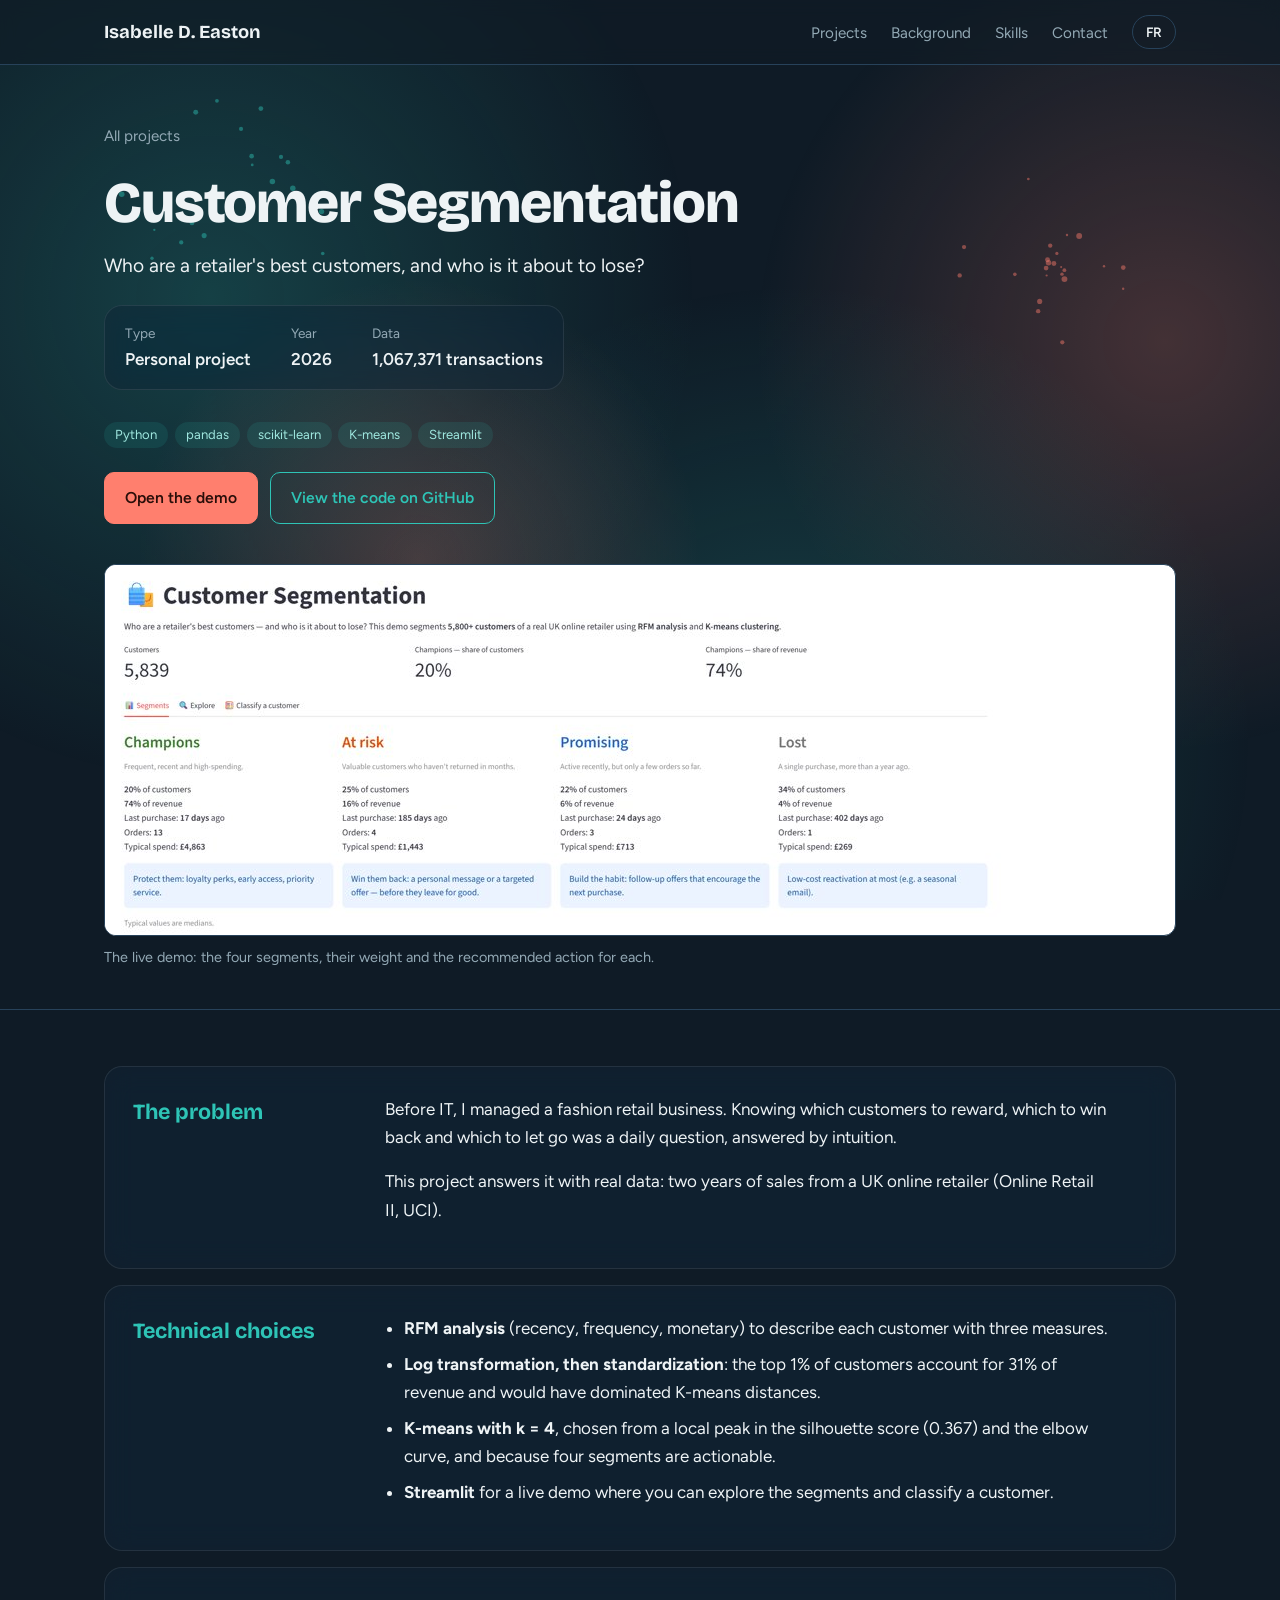
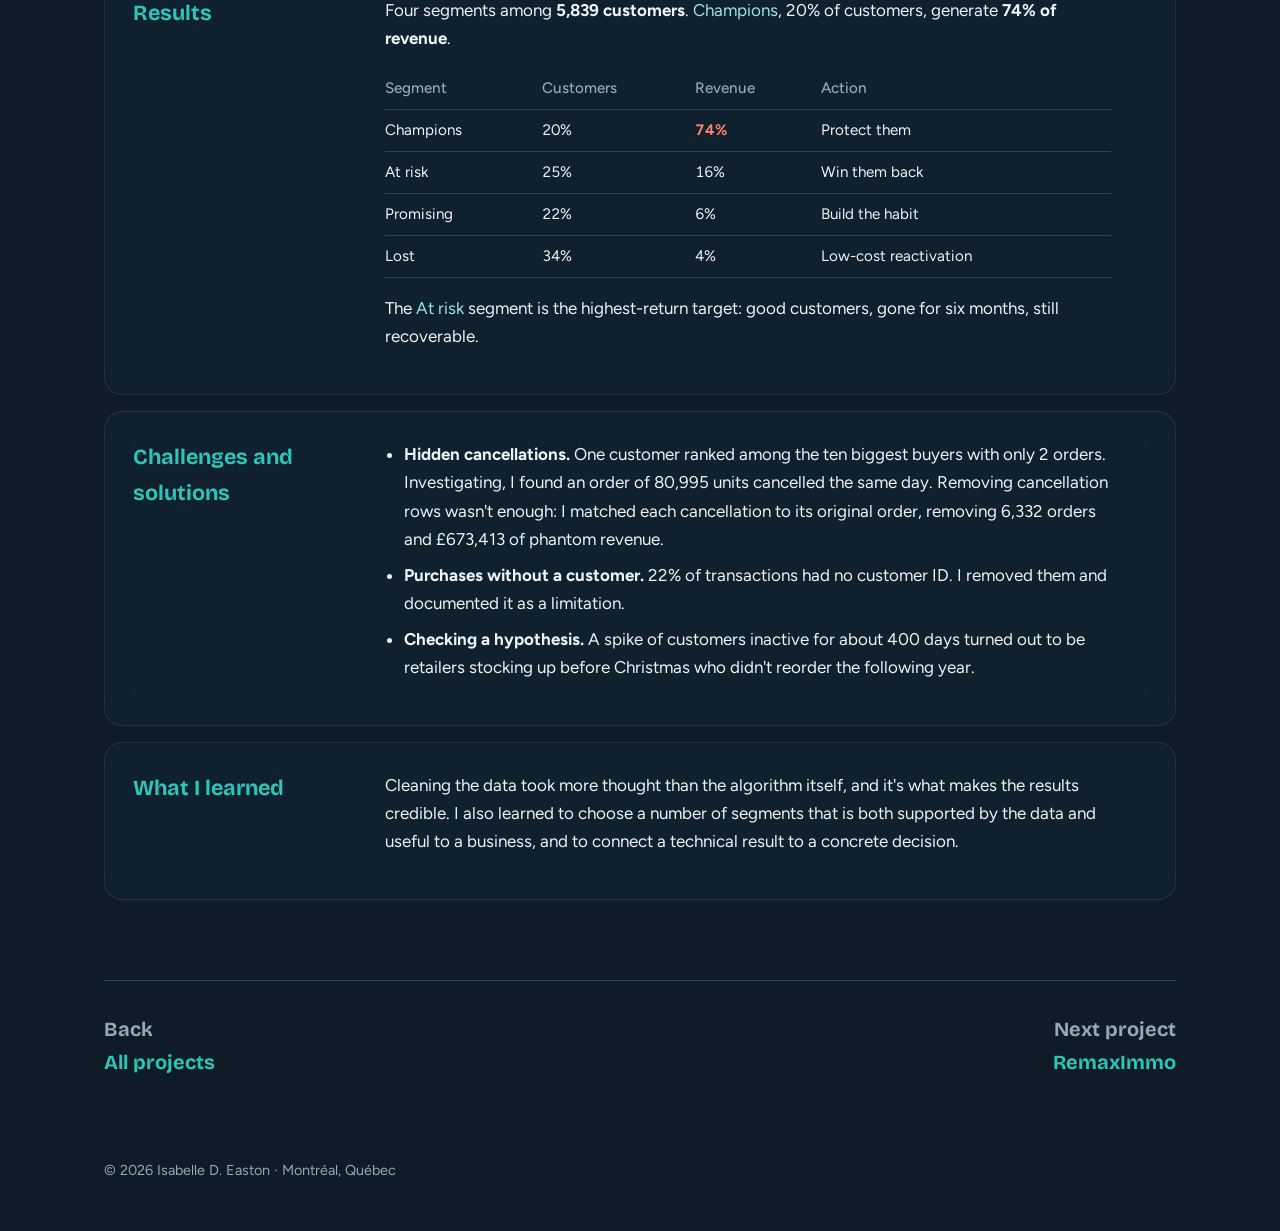
<file: projects/segmentation.html>
<!doctype html>
<html lang="fr" data-lang="fr" data-title-fr="Segmentation de clientèle · Isabelle D. Easton" data-title-en="Customer Segmentation · Isabelle D. Easton">
<head>
<meta charset="utf-8">
<meta name="viewport" content="width=device-width, initial-scale=1">
<title>Segmentation de clientèle · Isabelle D. Easton</title>
<meta name="description" content="Qui sont les meilleurs clients d'un détaillant, et lesquels est-il sur le point de perdre ?">
<meta property="og:title" content="Segmentation de clientèle · Isabelle D. Easton">
<meta property="og:description" content="Qui sont les meilleurs clients d'un détaillant, et lesquels est-il sur le point de perdre ?">
<meta name="theme-color" content="#0F1B26">
<link rel="preconnect" href="https://fonts.googleapis.com"><link rel="preconnect" href="https://fonts.gstatic.com" crossorigin><link href="https://fonts.googleapis.com/css2?family=Bricolage+Grotesque:opsz,wght@12..96,600;12..96,700;12..96,800&family=Figtree:wght@400;500;600;700&display=swap" rel="stylesheet">
<link rel="stylesheet" href="../styles.css">
</head>
<body>
<canvas id="bg" aria-hidden="true"></canvas>
<a class="skip" href="#main"><span lang="fr">Aller au contenu</span><span lang="en">Skip to content</span></a>
<nav class="site-nav" aria-label="Navigation">
  <div class="wrap">
    <a class="brand" href="../index.html">Isabelle D. Easton</a>
    <ul class="nav-links">
      <li><a href="../index.html#projets"><span lang="fr">Projets</span><span lang="en">Projects</span></a></li>
      <li><a href="../index.html#parcours"><span lang="fr">Parcours</span><span lang="en">Background</span></a></li>
      <li><a href="../index.html#competences"><span lang="fr">Compétences</span><span lang="en">Skills</span></a></li>
      <li><a href="../index.html#contact">Contact</a></li>
    </ul>
    <button class="lang-toggle" type="button">EN</button>
  </div>
</nav>
<main id="main">

<header class="case-head">
  <div class="wrap">
    <a class="back" href="../index.html#projets"><span lang="fr">Tous les projets</span><span lang="en">All projects</span></a>
    <h1><span lang="fr">Segmentation de clientèle</span><span lang="en">Customer Segmentation</span></h1>
    <p lang="fr" class="lede">Qui sont les meilleurs clients d'un détaillant, et lesquels est-il sur le point de perdre ?</p><p lang="en" class="lede">Who are a retailer's best customers, and who is it about to lose?</p>
    <dl class="facts"><div><dt><span lang="fr">Type</span><span lang="en">Type</span></dt><dd><span lang="fr">Projet personnel</span><span lang="en">Personal project</span></dd></div><div><dt><span lang="fr">Année</span><span lang="en">Year</span></dt><dd><span lang="fr">2026</span><span lang="en">2026</span></dd></div><div><dt><span lang="fr">Données</span><span lang="en">Data</span></dt><dd><span lang="fr">1 067 371 transactions</span><span lang="en">1,067,371 transactions</span></dd></div></dl>
    <ul class="tags"><li>Python</li><li>pandas</li><li>scikit-learn</li><li>K-means</li><li>Streamlit</li></ul>
    <div class="actions"><a class="btn btn-primary" href="https://isadora-customer-segmentation.streamlit.app" target="_blank" rel="noopener"><span lang="fr">Voir la démo</span><span lang="en">Open the demo</span></a><a class="btn" href="https://github.com/IsadoraEaston/customer-segmentation" target="_blank" rel="noopener"><span lang="fr">Voir le code sur GitHub</span><span lang="en">View the code on GitHub</span></a></div>
    <figure class="case-shot">
      <div class="shot"><img src="../img/segmentation.jpg" alt="La démo en ligne : les quatre segments, leur poids et l'action recommandée pour chacun."></div>
      <figcaption><span lang="fr">La démo en ligne : les quatre segments, leur poids et l'action recommandée pour chacun.</span><span lang="en">The live demo: the four segments, their weight and the recommended action for each.</span></figcaption>
    </figure>
  </div>
</header>
<div class="case-body"><div class="wrap"><section><h2><span lang="fr">Le problème</span><span lang="en">The problem</span></h2><div class="content"><div lang="fr"><p>Avant l'informatique, j'ai géré un commerce de mode. Savoir quels clients récompenser, lesquels reconquérir et lesquels laisser partir était une question quotidienne, à laquelle je répondais à l'intuition.</p><p>Ce projet y répond avec des données réelles : les ventes d'un détaillant en ligne britannique de 2009 à 2011 (Online Retail II, UCI).</p></div><div lang="en"><p>Before IT, I managed a fashion retail business. Knowing which customers to reward, which to win back and which to let go was a daily question, answered by intuition.</p><p>This project answers it with real data: two years of sales from a UK online retailer (Online Retail II, UCI).</p></div></div></section><section><h2><span lang="fr">Choix techniques</span><span lang="en">Technical choices</span></h2><div class="content"><div lang="fr"><ul><li><strong>Analyse RFM</strong> (récence, fréquence, montant) pour décrire chaque client en trois mesures.</li><li><strong>Transformation logarithmique puis standardisation</strong> : le 1 % des plus gros clients pèse 31 % des revenus et aurait dominé les distances de K-means.</li><li><strong>K-means avec k = 4</strong>, choisi grâce à un pic local du score de silhouette (0,367) et à la courbe du coude, et parce que quatre segments sont actionnables.</li><li><strong>Streamlit</strong> pour une démo en ligne où l'on peut explorer les segments et classer un client.</li></ul></div><div lang="en"><ul><li><strong>RFM analysis</strong> (recency, frequency, monetary) to describe each customer with three measures.</li><li><strong>Log transformation, then standardization</strong>: the top 1% of customers account for 31% of revenue and would have dominated K-means distances.</li><li><strong>K-means with k = 4</strong>, chosen from a local peak in the silhouette score (0.367) and the elbow curve, and because four segments are actionable.</li><li><strong>Streamlit</strong> for a live demo where you can explore the segments and classify a customer.</li></ul></div></div></section><section><h2><span lang="fr">Résultats</span><span lang="en">Results</span></h2><div class="content"><div lang="fr"><p>Quatre segments parmi <strong>5 839 clients</strong>. Les <em>Champions</em>, 20 % des clients, génèrent <strong>74 % des revenus</strong>.</p><table class='seg-table'><thead><tr><th>Segment</th><th>Clients</th><th>Revenus</th><th>Action</th></tr></thead><tbody><tr><td>Champions</td><td class='num'>20 %</td><td class='num hi'>74 %</td><td>Les protéger</td></tr><tr><td>À risque</td><td class='num'>25 %</td><td class='num'>16 %</td><td>Les reconquérir</td></tr><tr><td>Prometteurs</td><td class='num'>22 %</td><td class='num'>6 %</td><td>Créer l'habitude</td></tr><tr><td>Perdus</td><td class='num'>34 %</td><td class='num'>4 %</td><td>Relance à faible coût</td></tr></tbody></table><p>Le segment <em>À risque</em> est la cible la plus rentable : de bons clients, absents depuis six mois, encore récupérables.</p></div><div lang="en"><p>Four segments among <strong>5,839 customers</strong>. <em>Champions</em>, 20% of customers, generate <strong>74% of revenue</strong>.</p><table class='seg-table'><thead><tr><th>Segment</th><th>Customers</th><th>Revenue</th><th>Action</th></tr></thead><tbody><tr><td>Champions</td><td class='num'>20%</td><td class='num hi'>74%</td><td>Protect them</td></tr><tr><td>At risk</td><td class='num'>25%</td><td class='num'>16%</td><td>Win them back</td></tr><tr><td>Promising</td><td class='num'>22%</td><td class='num'>6%</td><td>Build the habit</td></tr><tr><td>Lost</td><td class='num'>34%</td><td class='num'>4%</td><td>Low-cost reactivation</td></tr></tbody></table><p>The <em>At risk</em> segment is the highest-return target: good customers, gone for six months, still recoverable.</p></div></div></section><section><h2><span lang="fr">Défis et solutions</span><span lang="en">Challenges and solutions</span></h2><div class="content"><div lang="fr"><ul><li><strong>Des annulations cachées.</strong> Un client figurait parmi les dix plus gros acheteurs avec seulement 2 commandes. En enquêtant, j'ai trouvé une commande de 80 995 unités annulée le jour même. Supprimer les lignes d'annulation ne suffisait pas : j'ai associé chaque annulation à sa commande d'origine, ce qui a retiré 6 332 commandes et 673 413 £ de revenus fantômes.</li><li><strong>Des achats sans client.</strong> 22 % des transactions n'avaient pas d'identifiant client. Je les ai retirées et documentées comme limite.</li><li><strong>Vérifier une hypothèse.</strong> Un pic de clients inactifs depuis environ 400 jours correspondait à des détaillants qui s'approvisionnent avant Noël et n'ont pas recommandé l'année suivante.</li></ul></div><div lang="en"><ul><li><strong>Hidden cancellations.</strong> One customer ranked among the ten biggest buyers with only 2 orders. Investigating, I found an order of 80,995 units cancelled the same day. Removing cancellation rows wasn't enough: I matched each cancellation to its original order, removing 6,332 orders and £673,413 of phantom revenue.</li><li><strong>Purchases without a customer.</strong> 22% of transactions had no customer ID. I removed them and documented it as a limitation.</li><li><strong>Checking a hypothesis.</strong> A spike of customers inactive for about 400 days turned out to be retailers stocking up before Christmas who didn't reorder the following year.</li></ul></div></div></section><section><h2><span lang="fr">Ce que j'ai appris</span><span lang="en">What I learned</span></h2><div class="content"><div lang="fr"><p>Le nettoyage des données a demandé plus de réflexion que l'algorithme lui-même, et c'est lui qui rend les résultats crédibles. J'ai aussi appris à choisir un nombre de segments à la fois justifié par les données et utile pour une entreprise, et à relier un résultat technique à une décision concrète.</p></div><div lang="en"><p>Cleaning the data took more thought than the algorithm itself, and it's what makes the results credible. I also learned to choose a number of segments that is both supported by the data and useful to a business, and to connect a technical result to a concrete decision.</p></div></div></section></div></div>
<div class="wrap">
  <nav class="next" aria-label="Projets / Projects">
    <a href="../index.html#projets"><small><span lang="fr">Retour</span><span lang="en">Back</span></small><span><span lang="fr">Tous les projets</span><span lang="en">All projects</span></span></a>
    <a href="remax.html" style="text-align:right"><small><span lang="fr">Projet suivant</span><span lang="en">Next project</span></small><span><span lang="fr">RemaxImmo</span><span lang="en">RemaxImmo</span></span></a>
  </nav>
</div>
</main>
<footer>
  <div class="wrap">© <span id="year">2026</span> Isabelle D. Easton · <span lang="fr">Montréal, Québec</span><span lang="en">Montréal, Québec</span></div>
</footer>
<script src="../main.js"></script>
</body>
</html>
</file>
<file: styles.css>
:root {
  --ink: #0F1B26;
  --ink-2: #152634;
  --ink-3: #1D3344;
  --line: #27425A;
  --teal: #2EC4B6;
  --teal-soft: #9FE7DF;
  --coral: #FF7F6E;
  --coral-ink: #2A0E09;
  --text: #EEF3F5;
  --muted: #93A9B5;
  --display: 'Bricolage Grotesque', 'Figtree', system-ui, sans-serif;
  --body: 'Figtree', system-ui, -apple-system, 'Segoe UI', sans-serif;
  --wrap: 1120px;
  --measure: 66ch;
}

*, *::before, *::after { box-sizing: border-box; }
html { scroll-behavior: smooth; }
body {
  margin: 0;
  background: var(--ink);
  color: var(--text);
  font-family: var(--body);
  font-size: 1.0625rem;
  line-height: 1.65;
  -webkit-font-smoothing: antialiased;
}
img { max-width: 100%; display: block; }
a { color: var(--teal); text-underline-offset: 3px; }
a:hover { color: var(--teal-soft); }
:focus-visible { outline: 2px solid var(--coral); outline-offset: 3px; border-radius: 4px; }

html[data-lang="fr"] [lang="en"]:not(html),
html[data-lang="en"] [lang="fr"]:not(html) { display: none !important; }

.wrap { max-width: var(--wrap); margin: 0 auto; padding: 0 1.5rem; }
.skip { position: absolute; left: -999px; }
.skip:focus { left: 1rem; top: 1rem; background: var(--coral); color: var(--coral-ink); padding: .5rem 1rem; z-index: 99; }

/* nav */
.site-nav {
  position: sticky; top: 0; z-index: 20;
  background: rgba(15, 27, 38, .88);
  backdrop-filter: blur(8px);
  border-bottom: 1px solid var(--line);
}
.site-nav .wrap { display: flex; align-items: center; gap: 1.5rem; height: 64px; }
.brand { font-family: var(--display); font-weight: 700; font-size: 1.15rem; color: var(--text); text-decoration: none; margin-right: auto; }
.brand:hover { color: var(--text); }
.nav-links { display: flex; gap: 1.5rem; list-style: none; margin: 0; padding: 0; }
.nav-links a { color: var(--muted); text-decoration: none; font-size: .95rem; }
.nav-links a:hover { color: var(--text); }
.lang-toggle {
  font: inherit; font-size: .85rem; font-weight: 600; letter-spacing: .02em;
  color: var(--text); background: transparent;
  border: 1px solid var(--line); border-radius: 999px;
  padding: .3rem .8rem; cursor: pointer;
}
.lang-toggle:hover { border-color: var(--teal); }

/* buttons */
.btn {
  display: inline-flex; align-items: center; gap: .5rem;
  font-weight: 600; font-size: .98rem; text-decoration: none;
  padding: .75rem 1.25rem; border-radius: 10px;
  border: 1.5px solid var(--teal); color: var(--teal);
  transition: background .15s, color .15s;
}
.btn:hover { background: var(--teal); color: var(--ink); }
.btn-primary { background: var(--coral); border-color: var(--coral); color: var(--coral-ink); }
.btn-primary:hover { background: #ff9a8c; border-color: #ff9a8c; color: var(--coral-ink); }

/* hero */
.hero { position: relative; overflow: hidden; border-bottom: 1px solid var(--line); }
.hero canvas { position: absolute; inset: 0; width: 100%; height: 100%; }
.hero .wrap { position: relative; padding-top: 6.5rem; padding-bottom: 6rem; }
.hero-text { max-width: 36rem; position: relative; }
.hero-text::before {
  content: ""; position: absolute; inset: -2rem -2.5rem;
  background: radial-gradient(closest-side, rgba(15,27,38,.92), rgba(15,27,38,.7) 70%, rgba(15,27,38,0));
  z-index: -1;
}
.hero h1 {
  font-family: var(--display); font-weight: 800;
  font-size: clamp(2.6rem, 7vw, 4.6rem); line-height: 1.02;
  letter-spacing: -.02em; margin: 0 0 1.25rem;
}
.hero .lede { font-size: 1.2rem; color: var(--text); margin: 0 0 .75rem; max-width: 34rem; }
.hero .ask { color: var(--muted); margin: 0 0 2rem; max-width: 34rem; }
.hero .ask strong { color: var(--coral); font-weight: 600; }
.actions { display: flex; flex-wrap: wrap; gap: .75rem; }
.legend { position: absolute; right: 1.5rem; bottom: 1.25rem; display: flex; gap: 1rem; flex-wrap: wrap; font-size: .8rem; color: var(--muted); }
.legend span { display: inline-flex; align-items: center; gap: .4rem; }
.legend i { width: 9px; height: 9px; border-radius: 50%; display: inline-block; }

/* sections */
section.block { padding: 5rem 0; border-bottom: 1px solid var(--line); }
.block h2 {
  font-family: var(--display); font-weight: 700;
  font-size: clamp(1.8rem, 4vw, 2.5rem); line-height: 1.1; letter-spacing: -.01em;
  margin: 0 0 .75rem;
}
.block .intro { color: var(--muted); max-width: var(--measure); margin: 0 0 2.5rem; }

/* featured */
.featured { display: grid; grid-template-columns: minmax(0, 1.25fr) minmax(0, 1fr); gap: 2.5rem; align-items: center; }
.shot { border-radius: 12px; overflow: hidden; border: 1px solid var(--line); background: #fff; }
.shot.dark { background: #0b0d10; }
.featured h3 { font-family: var(--display); font-size: 1.7rem; line-height: 1.15; margin: 0 0 .75rem; }
.featured p { margin: 0 0 1.25rem; color: var(--muted); }
.stat { display: flex; align-items: baseline; gap: .9rem; margin: 0 0 1.5rem; padding: 1rem 0; border-top: 1px solid var(--line); border-bottom: 1px solid var(--line); }
.stat b { font-family: var(--display); font-size: 2.4rem; font-weight: 800; color: var(--coral); line-height: 1; white-space: nowrap; }
.stat span { color: var(--text); font-size: .98rem; line-height: 1.4; }
.tags { display: flex; flex-wrap: wrap; gap: .4rem; margin: 0 0 1.5rem; padding: 0; list-style: none; }
.tags li { font-size: .82rem; color: var(--teal-soft); background: rgba(46,196,182,.12); border-radius: 999px; padding: .15rem .7rem; }

/* project list */
.project-list { list-style: none; margin: 0; padding: 0; }
.project-row { border-top: 1px solid var(--line); }
.project-row:last-child { border-bottom: 1px solid var(--line); }
.project-row a {
  display: grid; grid-template-columns: 220px minmax(0, 1fr) auto; gap: 1.75rem; align-items: center;
  padding: 1.5rem 0; text-decoration: none; color: inherit;
}
.project-row .thumb { height: 124px; border-radius: 8px; overflow: hidden; border: 1px solid var(--line); background: #fff; }
.project-row .thumb.dark { background: #0b0d10; }
.project-row .thumb img { width: 100%; height: 100%; object-fit: cover; object-position: top center; }
.project-row .thumb.dark img { object-fit: contain; }
.project-row h3 { font-family: var(--display); font-size: 1.35rem; margin: 0 0 .35rem; color: var(--text); }
.project-row p { margin: 0 0 .6rem; color: var(--muted); max-width: 52ch; }
.project-row .tags { margin: 0; }
.project-row .go { color: var(--teal); font-weight: 600; font-size: .95rem; white-space: nowrap; }
.project-row a:hover h3 { color: var(--teal-soft); }
.project-row a:hover .go { text-decoration: underline; }
.badge { display: inline-block; font-size: .78rem; font-weight: 700; color: var(--coral-ink); background: var(--coral); border-radius: 6px; padding: .05rem .45rem; margin-left: .5rem; vertical-align: .2rem; }
.also { margin: 2rem 0 0; color: var(--muted); }

/* timeline */
.timeline { list-style: none; margin: 0; padding: 0; max-width: 46rem; }
.timeline li { position: relative; padding: 0 0 2rem 2rem; border-left: 2px solid var(--line); }
.timeline li:last-child { padding-bottom: 0; }
.timeline li::before { content: ""; position: absolute; left: -7px; top: .45rem; width: 12px; height: 12px; border-radius: 50%; background: var(--teal); }
.timeline li.now::before { background: var(--coral); }
.timeline .when { font-size: .9rem; color: var(--muted); }
.timeline h3 { font-family: var(--display); font-size: 1.25rem; margin: .1rem 0 .35rem; }
.timeline p { margin: 0; color: var(--muted); max-width: var(--measure); }

/* skills */
.skills { display: grid; grid-template-columns: repeat(auto-fit, minmax(210px, 1fr)); gap: 2rem; }
.skills h3 { font-family: var(--display); font-size: 1.1rem; margin: 0 0 .6rem; color: var(--teal); }
.skills ul { list-style: none; margin: 0; padding: 0; }
.skills li { padding: .25rem 0; color: var(--text); }

/* contact */
.contact-mail { font-family: var(--display); font-size: clamp(1.4rem, 4vw, 2.2rem); font-weight: 700; color: var(--text); text-decoration-color: var(--coral); text-decoration-thickness: 3px; word-break: break-word; }
.contact-mail:hover { color: var(--coral); }
.contact-links { display: flex; flex-wrap: wrap; gap: .75rem; margin-top: 2rem; }

footer { padding: 2rem 0 3rem; color: var(--muted); font-size: .9rem; }

/* case study pages */
.case-head { padding: 3.5rem 0 2.5rem; border-bottom: 1px solid var(--line); }
.back { display: inline-block; color: var(--muted); text-decoration: none; margin-bottom: 1.5rem; font-size: .95rem; }
.back:hover { color: var(--text); }
.case-head h1 { font-family: var(--display); font-weight: 800; font-size: clamp(2.2rem, 6vw, 3.6rem); line-height: 1.05; letter-spacing: -.02em; margin: 0 0 1rem; max-width: 20ch; }
.case-head .lede { font-size: 1.2rem; max-width: 40rem; margin: 0 0 1.5rem; }
.facts { display: flex; flex-wrap: wrap; gap: 2.5rem; margin: 0 0 2rem; padding: 0; list-style: none; }
.facts dt { font-size: .85rem; color: var(--muted); }
.facts dd { margin: 0; font-weight: 600; }
.case-shot { margin: 2.5rem 0 0; }
.case-shot figcaption { color: var(--muted); font-size: .9rem; margin-top: .6rem; }
.case-body { padding: 3.5rem 0 4rem; }
.case-body section { display: grid; grid-template-columns: 220px minmax(0, 1fr); gap: 2rem; padding: 2rem 0; border-top: 1px solid var(--line); }
.case-body section:first-child { border-top: 0; padding-top: 0; }
.case-body h2 { font-family: var(--display); font-size: 1.35rem; margin: 0; color: var(--teal); }
.case-body .content { max-width: var(--measure); }
.case-body .content p { margin: 0 0 1rem; }
.case-body .content ul { margin: 0 0 1rem; padding-left: 1.2rem; }
.case-body .content li { margin: 0 0 .5rem; }
.case-body .content strong { color: var(--text); }
.case-body .content em { color: var(--teal-soft); font-style: normal; }
.figure-inline { margin: 1.5rem 0 0; }
.figure-inline figcaption { color: var(--muted); font-size: .9rem; margin-top: .5rem; }
.next { display: flex; justify-content: space-between; gap: 1rem; flex-wrap: wrap; padding: 2rem 0 3rem; border-top: 1px solid var(--line); }
.next a { text-decoration: none; }
.next small { display: block; color: var(--muted); }
.next span { font-family: var(--display); font-size: 1.25rem; font-weight: 700; }

.seg-table { width: 100%; border-collapse: collapse; margin: .5rem 0 1rem; font-size: .95rem; }
.seg-table th, .seg-table td { text-align: left; padding: .5rem .6rem .5rem 0; border-bottom: 1px solid var(--line); }
.seg-table th { color: var(--muted); font-weight: 500; }
.seg-table td.num { font-variant-numeric: tabular-nums; }
.seg-table .hi { color: var(--coral); font-weight: 700; }

@media (max-width: 860px) {
  .featured { grid-template-columns: 1fr; }
  .project-row a { grid-template-columns: 1fr; gap: 1rem; }
  .project-row .thumb { height: 170px; }
  .project-row .go { display: none; }
  .case-body section { grid-template-columns: 1fr; gap: .75rem; }
  .legend { position: static; padding: 0 1.5rem 1.25rem; }
}
@media (max-width: 640px) {
  .nav-links { display: none; }
  .hero { display: flex; flex-direction: column; }
  .hero .wrap { order: 1; }
  .hero canvas { position: relative; order: 2; height: 210px; inset: auto; }
  .hero .legend { order: 3; }
  .hero-text::before { display: none; }
  .hero .wrap { padding-top: 4.5rem; padding-bottom: 3.5rem; }
  section.block { padding: 3.5rem 0; }
  .stat { flex-direction: column; gap: .4rem; }
  .seg-table { font-size: .85rem; }
}
@media (prefers-reduced-motion: reduce) {
  html { scroll-behavior: auto; }
}

/* ---------- hover and motion ---------- */
.project-row a { position: relative; border-radius: 12px; transition: background .25s ease, padding .25s ease; }
.project-row a::before {
  content: ""; position: absolute; left: 0; top: 18%; bottom: 18%; width: 3px;
  background: var(--coral); border-radius: 3px; transform: scaleY(0); transition: transform .25s ease;
}
.project-row .thumb img { transition: transform .45s ease; }
.project-row .go { transition: transform .25s ease; display: inline-block; }
.project-row a:hover { background: rgba(46,196,182,.06); padding-left: 1rem; padding-right: 1rem; }
.project-row a:hover::before { transform: scaleY(1); }
.project-row a:hover .thumb img { transform: scale(1.06); }
.project-row a:hover .go { transform: translateX(6px); }

.featured .shot { transition: transform .35s ease, box-shadow .35s ease, border-color .35s ease; }
.featured .shot:hover { transform: translateY(-6px) rotate(-.6deg); border-color: var(--teal); box-shadow: 0 18px 40px rgba(0,0,0,.35); }

.btn { transition: background .15s, color .15s, transform .15s; }
.btn:hover { transform: translateY(-2px); }
.btn:active { transform: translateY(0); }

.tags li { transition: background .2s, color .2s; }
.project-row a:hover .tags li, .featured:hover .tags li { background: rgba(46,196,182,.22); }

.timeline li::before { transition: transform .25s ease, box-shadow .25s ease; }
.timeline li:hover::before { transform: scale(1.4); box-shadow: 0 0 0 6px rgba(46,196,182,.15); }

.reveal { opacity: 0; transform: translateY(24px); transition: opacity .7s ease, transform .7s ease; }
.reveal.is-visible { opacity: 1; transform: none; }

@media (prefers-reduced-motion: reduce) {
  .reveal { opacity: 1; transform: none; transition: none; }
  .project-row a, .project-row .thumb img, .featured .shot, .btn { transition: none; }
}

/* ---------- glass layer over a living background ---------- */
#bg { position: fixed; inset: 0; width: 100vw; height: 100vh; z-index: -1; pointer-events: none; }
body { background: var(--ink); }
.hero { background: transparent; }
.glass, .featured, .project-row a, .skills > div, .timeline, .case-body section, .facts {
  background: rgba(21, 38, 52, .52);
  -webkit-backdrop-filter: blur(14px) saturate(140%);
  backdrop-filter: blur(14px) saturate(140%);
  border: 1px solid rgba(238, 243, 245, .09);
  border-radius: 18px;
}
.featured { padding: 1.75rem; }
.project-list { display: grid; gap: 1rem; }
.project-row, .project-row:last-child { border: 0; }
.project-row a { padding: 1.25rem; }
.project-row a:hover { padding-left: 1.5rem; padding-right: 1.25rem; background: rgba(29, 51, 68, .62); border-color: rgba(46, 196, 182, .35); }
.skills > div { padding: 1.25rem 1.4rem; }
.timeline { padding: 1.75rem 1.75rem 1.75rem 2.25rem; }
.case-body section { padding: 1.75rem; margin-bottom: 1rem; }
.case-body section:first-child { padding-top: 1.75rem; border-top: 1px solid rgba(238, 243, 245, .09); }
.facts { padding: 1rem 1.25rem; display: inline-flex; }
section.block { border-bottom: 0; }
.site-nav { background: rgba(15, 27, 38, .6); }
@media (max-width: 640px) {
  .featured, .timeline, .case-body section { padding: 1.25rem; }
  .facts { display: flex; gap: 1.25rem; }
}
@supports not ((backdrop-filter: blur(1px)) or (-webkit-backdrop-filter: blur(1px))) {
  .featured, .project-row a, .skills > div, .timeline, .case-body section, .facts { background: rgba(21, 38, 52, .92); }
}
</file>
